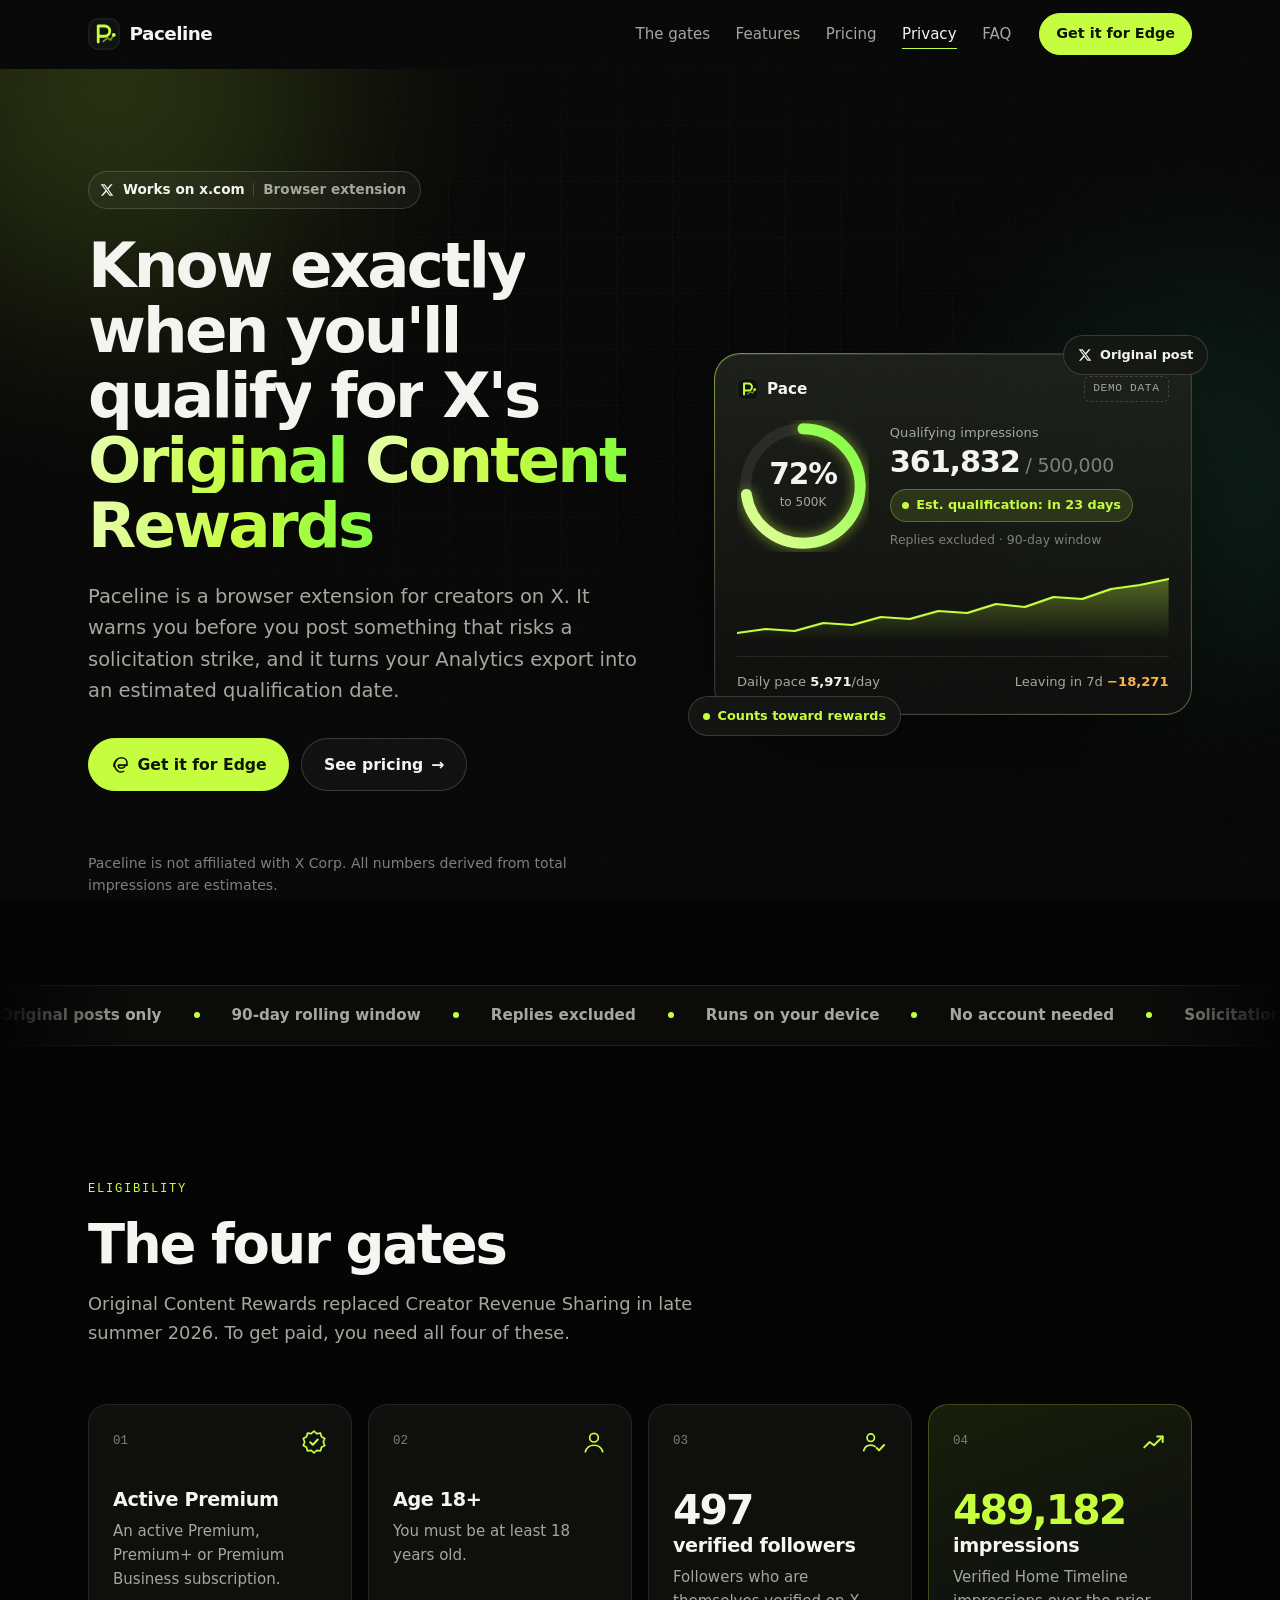
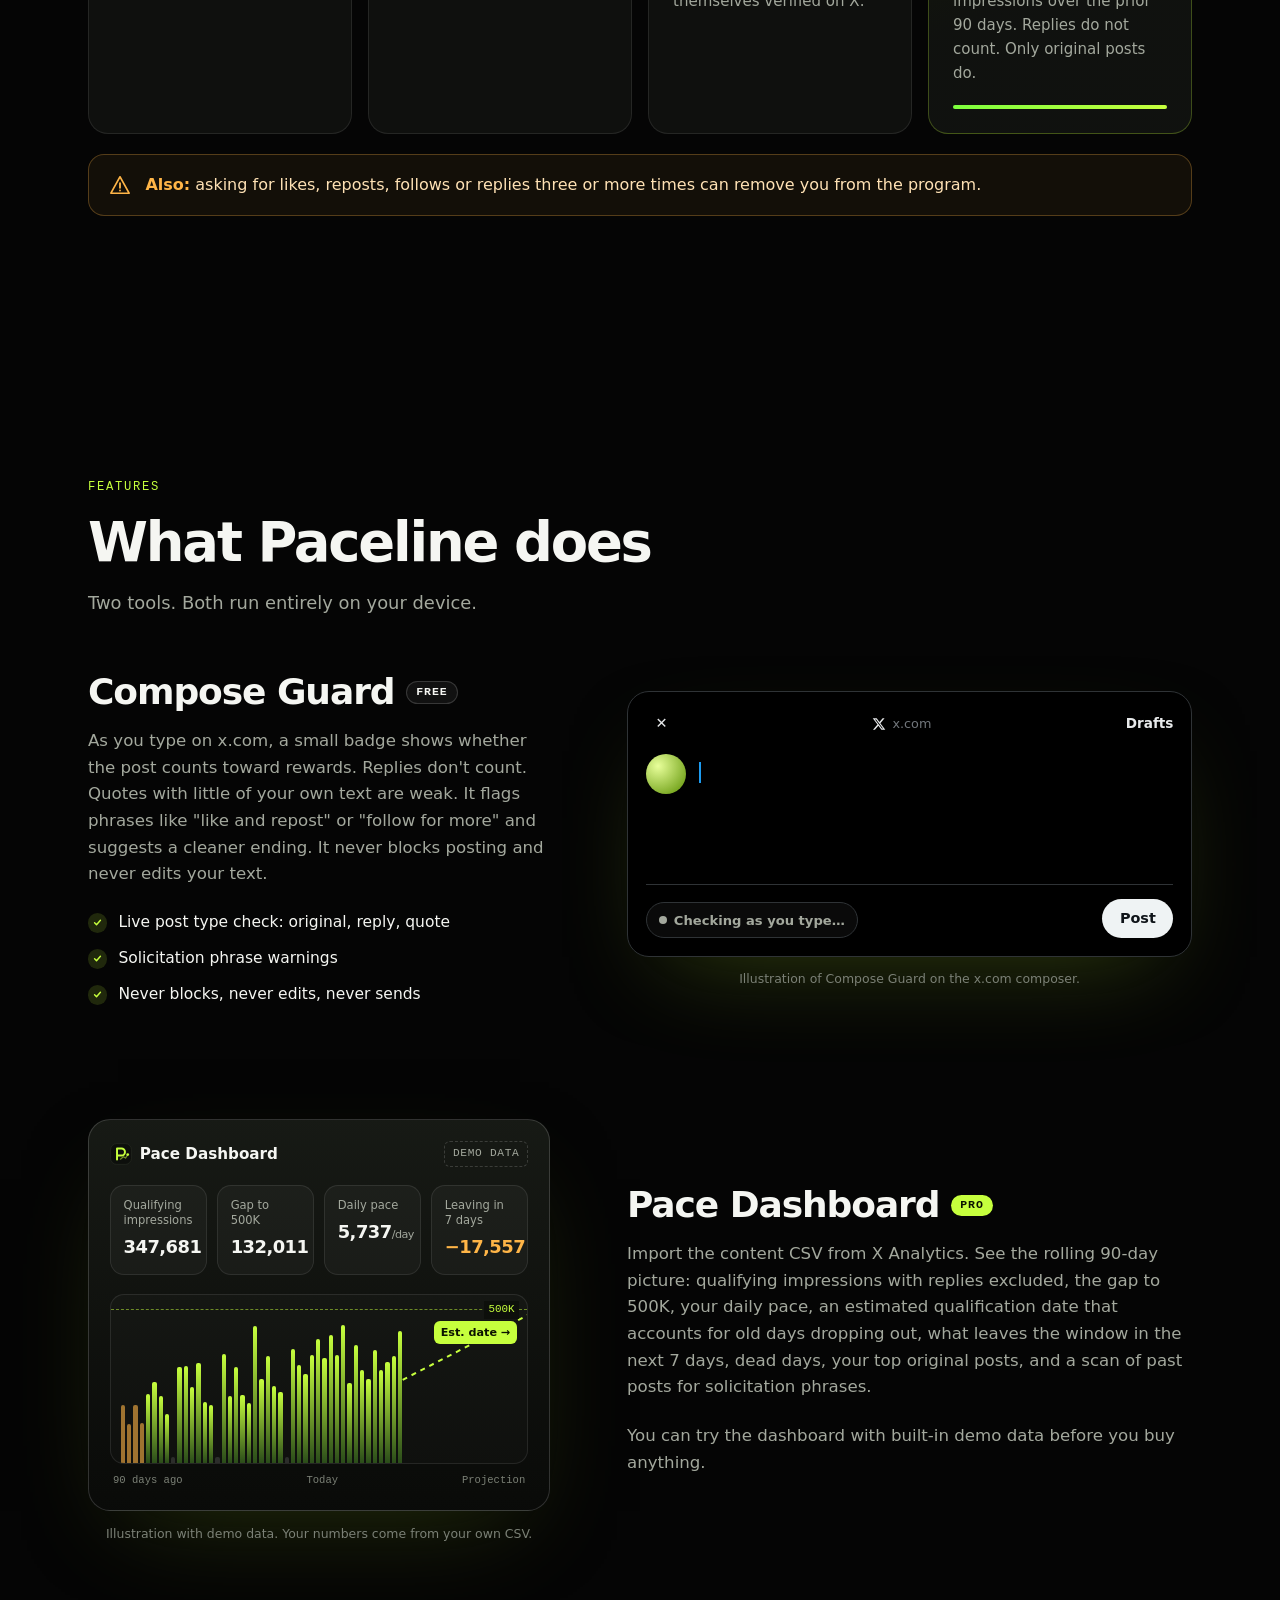
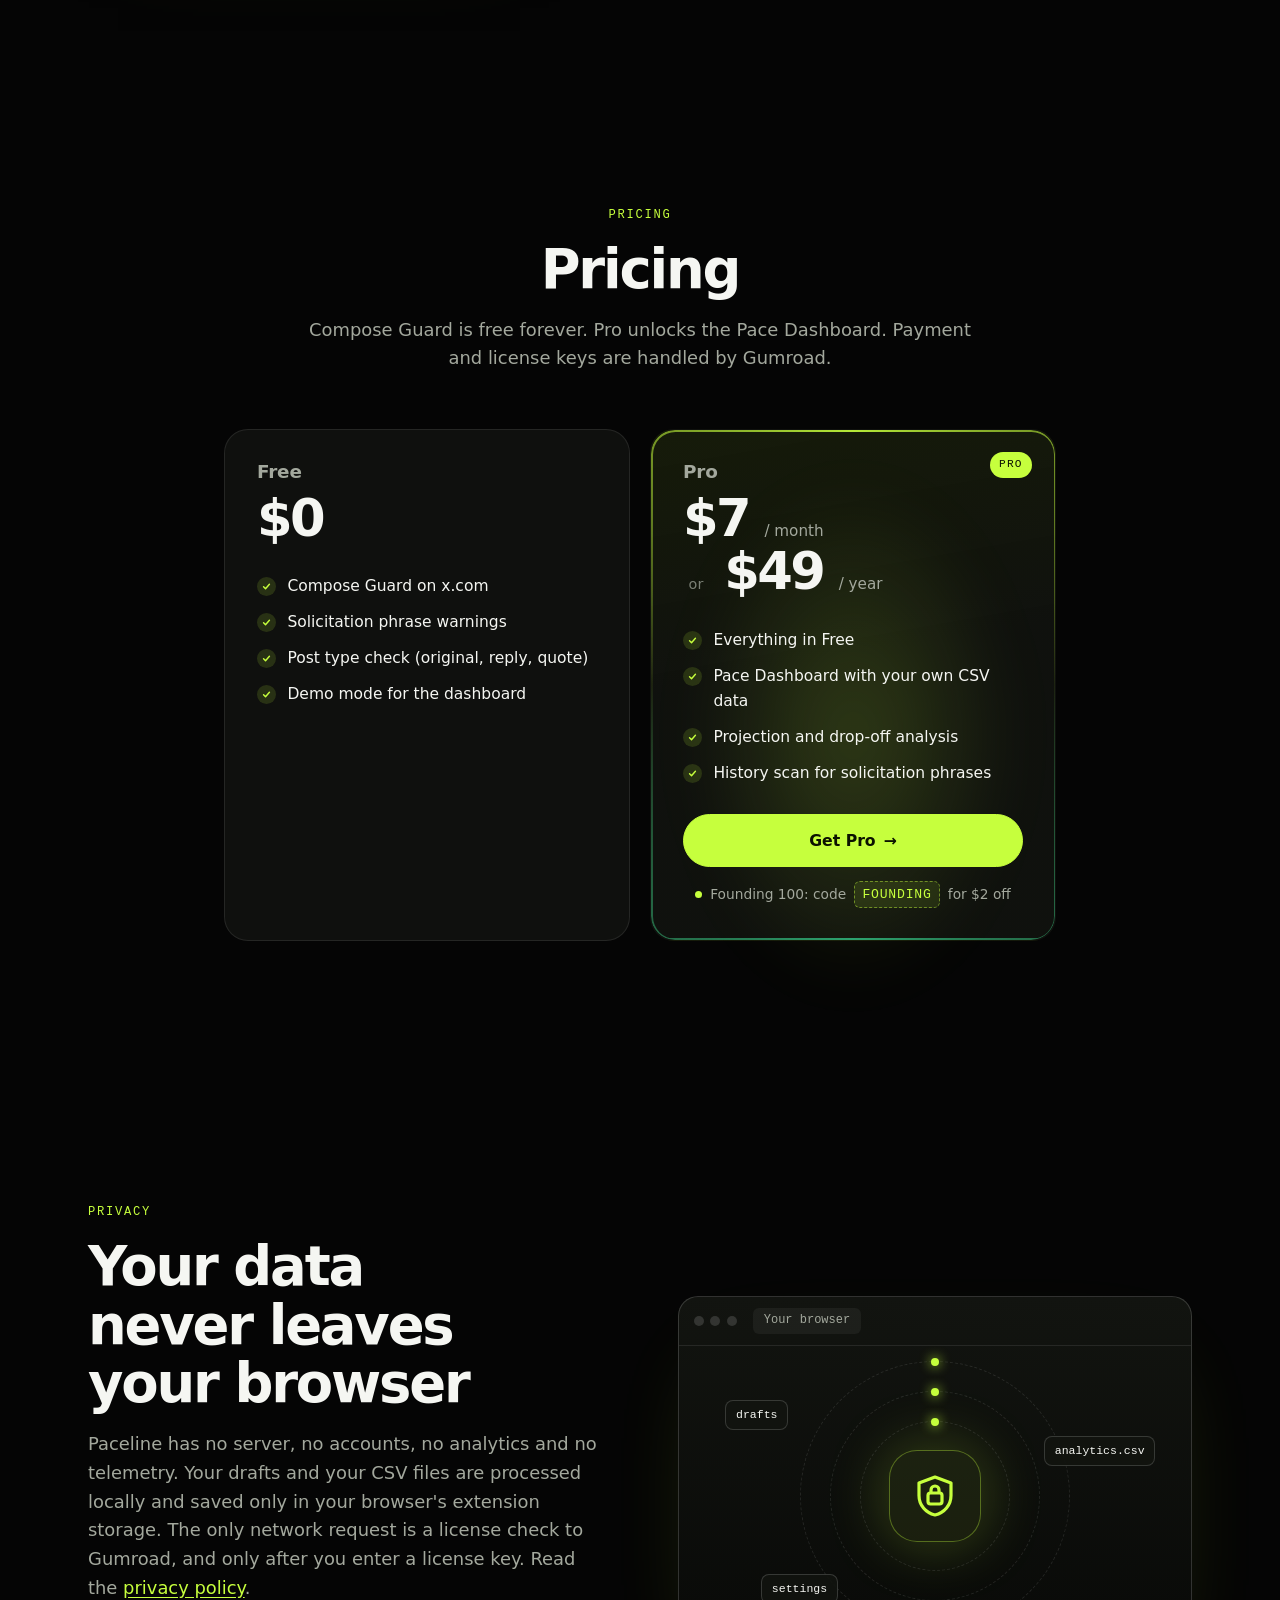
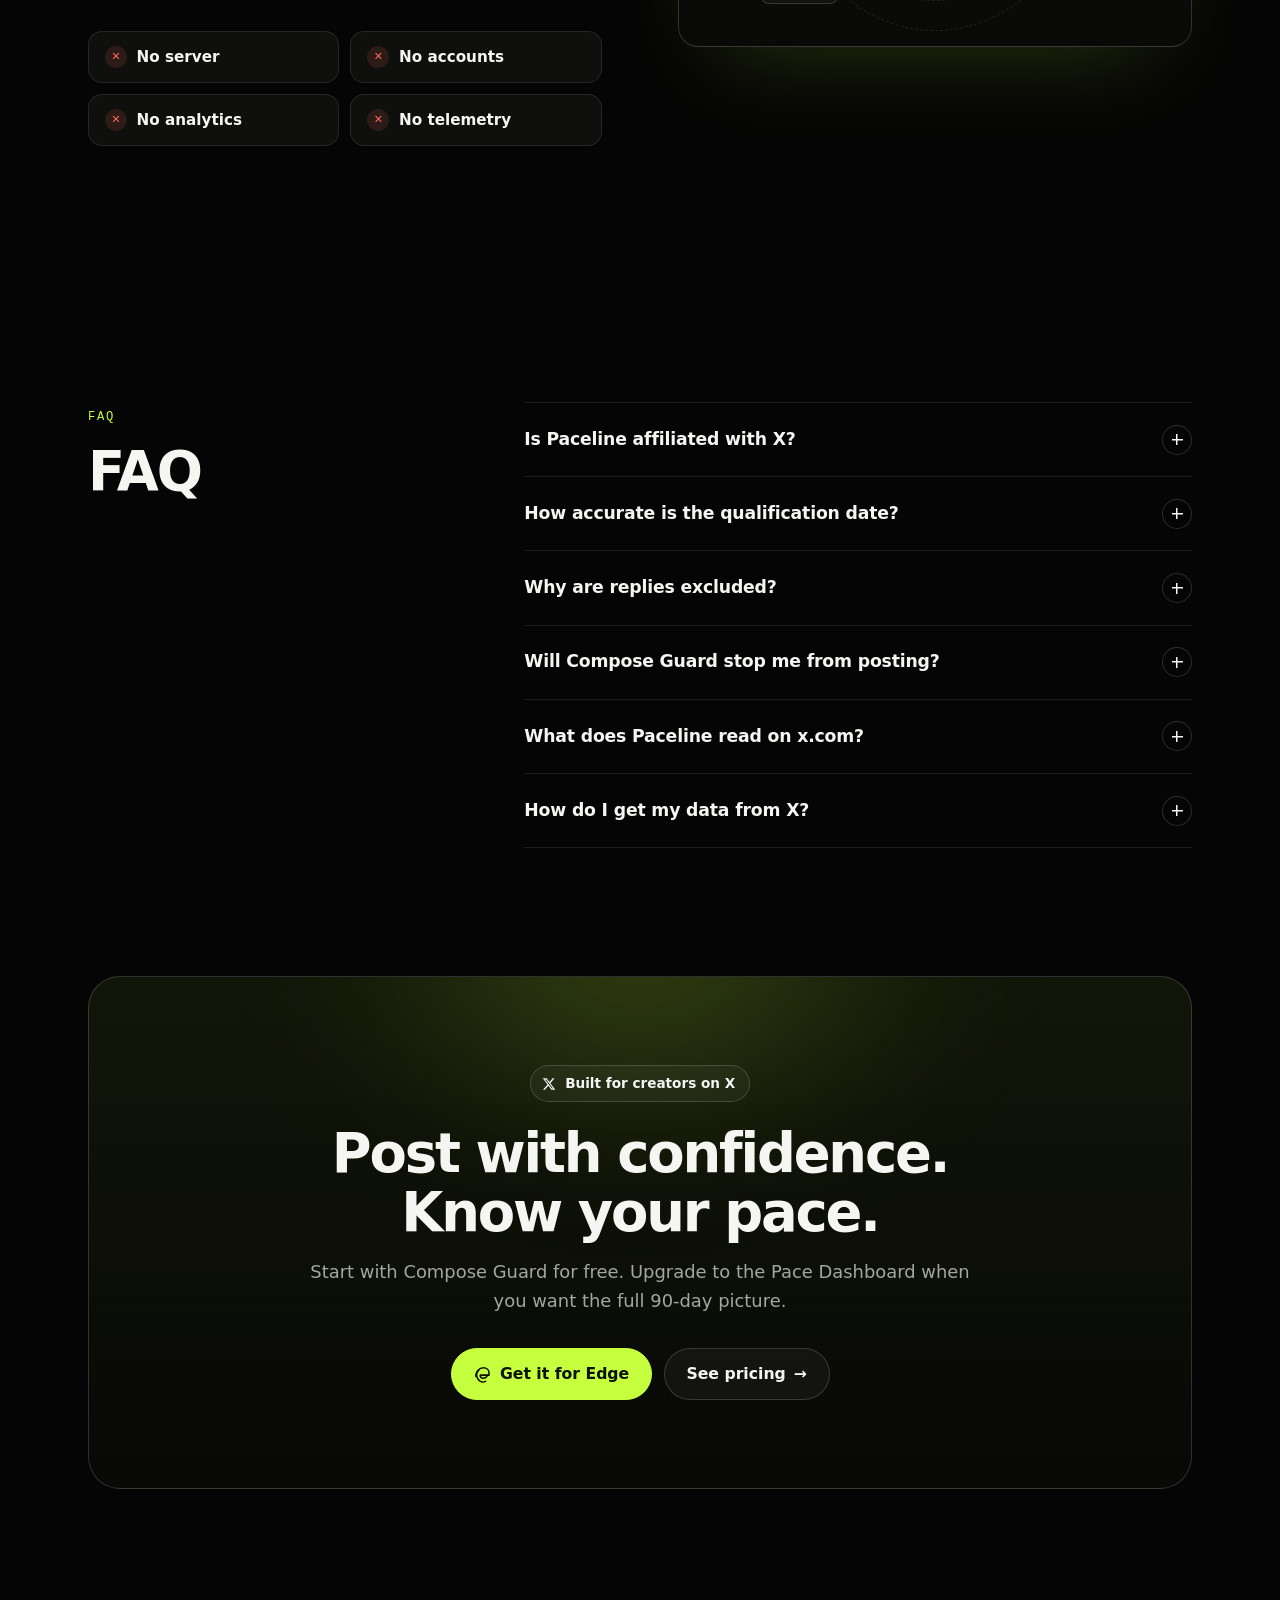
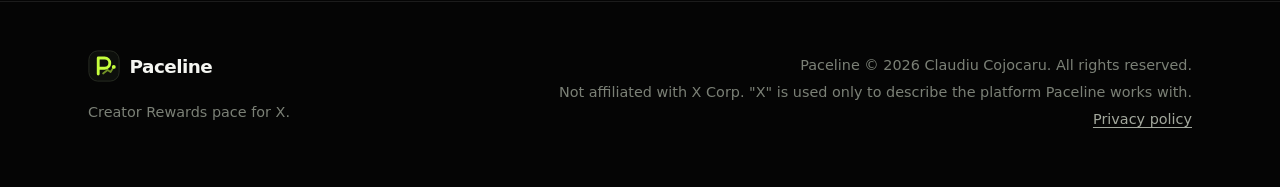
<file: index.html>
<!doctype html>
<html lang="en">
<head>
  <meta charset="utf-8">
  <meta name="viewport" content="width=device-width, initial-scale=1, viewport-fit=cover">
  <title>Paceline: Creator Rewards pace for X</title>
  <meta name="description" content="Paceline is a browser extension for creators on X. Check your posts against engagement-solicitation phrases and estimate when you will qualify for Original Content Rewards. Everything stays in your browser.">
  <meta name="theme-color" content="#050505">
  <meta property="og:type" content="website">
  <meta property="og:title" content="Paceline: Creator Rewards pace for X">
  <meta property="og:description" content="Know exactly when you'll qualify for X's Original Content Rewards. Compose Guard and Pace Dashboard, running entirely in your browser.">
  <link rel="icon" href="favicon.svg" type="image/svg+xml">
  <link rel="stylesheet" href="styles.css">
  <script>document.documentElement.classList.add('js')</script>
  <script src="app.js" defer></script>
</head>
<body>
<svg width="0" height="0" style="position:absolute" aria-hidden="true" focusable="false">
  <defs>
    <symbol id="pl-mark" viewBox="0 0 36 36">
      <rect x="1" y="1" width="34" height="34" rx="10" fill="#0d0f0c" stroke="#2a2f25"/>
      <path d="M11.5 27V9h7.25a5.75 5.75 0 0 1 0 11.5H11.5" fill="none" stroke="#c6ff3d" stroke-width="3.2" stroke-linecap="round" stroke-linejoin="round"/>
      <path d="M17 26.5l5-4 3.4 2.2L29 19" fill="none" stroke="#c6ff3d" stroke-opacity=".55" stroke-width="2" stroke-linecap="round" stroke-linejoin="round"/>
      <circle cx="29" cy="19" r="2.2" fill="#c6ff3d"/>
    </symbol>
    <symbol id="x-mark" viewBox="0 0 24 24"><path fill="currentColor" d="M18.244 2.25h3.308l-7.227 8.26 8.502 11.24H16.17l-5.214-6.817L4.99 21.75H1.68l7.73-8.835L1.254 2.25H8.08l4.713 6.231zm-1.161 17.52h1.833L7.084 4.126H5.117z"/></symbol>
  </defs>
</svg>

<a class="skip" href="#main">Skip to content</a>
<div class="progress" aria-hidden="true"><span></span></div>

<header class="site" id="top">
  <div class="wrap bar">
    <a class="brand" href="./" aria-label="Paceline home">
      <svg class="brand-mark" aria-hidden="true"><use href="#pl-mark"/></svg>
      <span>Paceline</span>
    </a>
    <nav class="nav" id="nav" aria-label="Main">
      <ul>
        <li><a href="#gates">The gates</a></li>
        <li><a href="#features">Features</a></li>
        <li><a href="#pricing">Pricing</a></li>
        <li><a href="#privacy">Privacy</a></li>
        <li><a href="#faq">FAQ</a></li>
      </ul>
      <a class="btn btn-sm nav-cta" href="https://microsoftedge.microsoft.com/addons/detail/ibaimbnomikehbdepoifhlimlaljpiee" target="_blank" rel="noopener">Get it for Edge</a>
    </nav>
    <button class="menu-btn" type="button" aria-expanded="false" aria-controls="nav" aria-label="Open menu">
      <span></span><span></span>
    </button>
  </div>
</header>

<main id="main">
  <!-- HERO -->
  <section class="hero" aria-labelledby="hero-h">
    <div class="glow g1" data-parallax="0.15" aria-hidden="true"></div>
    <div class="glow g2" data-parallax="-0.1" aria-hidden="true"></div>
    <div class="grid-bg" aria-hidden="true"></div>
    <div class="wrap hero-grid">
      <div class="hero-copy">
        <p class="pill" data-reveal>
          <svg class="x-ico" aria-hidden="true"><use href="#x-mark"/></svg>
          <span>Works on x.com</span><span class="pill-sep" aria-hidden="true"></span><span class="pill-muted">Browser extension</span>
        </p>
        <h1 id="hero-h" class="headline" data-split>Know exactly when you'll qualify for X's Original Content Rewards</h1>
        <p class="lead" data-reveal style="--d:.35s">Paceline is a browser extension for creators on X. It warns you before you post something that risks a solicitation strike, and it turns your Analytics export into an estimated qualification date.</p>
        <div class="cta-row" data-reveal style="--d:.45s">
          <a class="btn btn-shine magnetic" href="https://microsoftedge.microsoft.com/addons/detail/ibaimbnomikehbdepoifhlimlaljpiee" target="_blank" rel="noopener"><svg class="btn-ico" viewBox="0 0 24 24" fill="none" stroke="currentColor" stroke-width="2" stroke-linecap="round" stroke-linejoin="round" aria-hidden="true" focusable="false"><path d="M20.5 13H9.2c0 2.2 1.8 3.8 4 3.8 1.9 0 3.4-.8 4.6-2.1"/><path d="M3.6 14.5C3.6 8.6 8 3.5 13.2 3.5c4.4 0 7.3 3 7.3 6.8 0 1.7-.7 2.7-2.3 2.7H9.8"/><path d="M7.3 6.5C4.6 9 3.7 13.5 6.2 17.7c2.2 3.6 6.4 4.5 9.8 3.2"/></svg>Get it for Edge</a>
          <a class="btn btn-ghost magnetic" href="#pricing">See pricing <span aria-hidden="true">→</span></a>
        </div>
        <p class="cta-note" data-reveal style="--d:.5s">Free on Microsoft Edge. Chrome Web Store coming soon.</p>
        <p class="note" data-reveal style="--d:.55s">Paceline is not affiliated with X Corp. All numbers derived from total impressions are estimates.</p>
      </div>

      <div class="hero-visual" data-reveal style="--d:.3s">
        <div class="pace-card tilt">
          <div class="pc-head">
            <span class="pc-title"><svg class="mini-mark" aria-hidden="true"><use href="#pl-mark"/></svg> Pace</span>
            <span class="demo-tag">Demo data</span>
          </div>
          <div class="pc-body">
            <div class="ring-wrap">
              <svg class="ring" viewBox="0 0 120 120" aria-hidden="true">
                <defs>
                  <linearGradient id="ringGrad" x1="0" y1="0" x2="1" y2="1">
                    <stop offset="0" stop-color="#e8ff9a"/><stop offset="1" stop-color="#7dff3d"/>
                  </linearGradient>
                </defs>
                <circle class="ring-track" cx="60" cy="60" r="52"/>
                <circle class="ring-fill" id="heroRing" cx="60" cy="60" r="52" data-pct="72.5"/>
              </svg>
              <div class="ring-center">
                <strong><span data-count="72" data-suffix="%">72%</span></strong>
                <small>to 500K</small>
              </div>
            </div>
            <div class="pc-stats">
              <p class="pc-label">Qualifying impressions</p>
              <p class="pc-big"><span data-count="362400">362,400</span><span class="pc-of"> / 500,000</span></p>
              <p class="chip chip-accent"><span class="dot" aria-hidden="true"></span>Est. qualification: in 23 days</p>
              <p class="pc-sub">Replies excluded · 90-day window</p>
            </div>
          </div>
          <svg class="spark" viewBox="0 0 300 70" preserveAspectRatio="none" aria-hidden="true">
            <defs>
              <linearGradient id="sparkFill" x1="0" y1="0" x2="0" y2="1">
                <stop offset="0" stop-color="#c6ff3d" stop-opacity=".35"/><stop offset="1" stop-color="#c6ff3d" stop-opacity="0"/>
              </linearGradient>
            </defs>
            <path class="spark-area" d="M0 62 L20 58 L40 60 L60 52 L80 54 L100 46 L120 48 L140 40 L160 42 L180 33 L200 36 L220 26 L240 28 L260 18 L280 14 L300 8 L300 70 L0 70 Z"/>
            <path class="spark-line" pathLength="1" d="M0 62 L20 58 L40 60 L60 52 L80 54 L100 46 L120 48 L140 40 L160 42 L180 33 L200 36 L220 26 L240 28 L260 18 L280 14 L300 8"/>
          </svg>
          <div class="pc-foot">
            <span>Daily pace <b data-count="5980">5,980</b>/day</span>
            <span>Leaving in 7d <b class="neg">−<span data-count="18300">18,300</span></b></span>
          </div>
        </div>
        <div class="float-badge fb1" aria-hidden="true"><span class="dot ok"></span>Counts toward rewards</div>
        <div class="float-badge fb2" aria-hidden="true"><svg class="x-ico" aria-hidden="true"><use href="#x-mark"/></svg>Original post</div>
      </div>
    </div>
  </section>

  <div class="marquee" aria-hidden="true">
    <div class="marquee-track">
      <span>Original posts only</span><i></i><span>90-day rolling window</span><i></i><span>Replies excluded</span><i></i><span>Runs on your device</span><i></i><span>No account needed</span><i></i><span>Solicitation phrase checks</span><i></i>
      <span>Original posts only</span><i></i><span>90-day rolling window</span><i></i><span>Replies excluded</span><i></i><span>Runs on your device</span><i></i><span>No account needed</span><i></i><span>Solicitation phrase checks</span><i></i>
    </div>
  </div>

  <!-- GATES -->
  <section id="gates" class="section" aria-labelledby="gates-h">
    <div class="wrap">
      <div class="sec-head" data-reveal>
        <p class="eyebrow">Eligibility</p>
        <h2 id="gates-h">The four gates</h2>
        <p class="intro">Original Content Rewards replaced Creator Revenue Sharing in late summer 2026. To get paid, you need all four of these.</p>
      </div>
      <div class="gates">
        <article class="gate" data-reveal style="--d:0s">
          <div class="gate-top"><span class="gate-num">01</span>
            <svg class="gate-ico" viewBox="0 0 24 24" aria-hidden="true"><path d="M12 2l2.6 2.2 3.4-.4.9 3.3 3 1.7-1.3 3.2 1.3 3.2-3 1.7-.9 3.3-3.4-.4L12 22l-2.6-2.2-3.4.4-.9-3.3-3-1.7L3.4 12 2.1 8.8l3-1.7.9-3.3 3.4.4z" fill="none" stroke="currentColor" stroke-width="1.6" stroke-linejoin="round"/><path d="M8.5 12.2l2.4 2.3 4.6-4.8" fill="none" stroke="currentColor" stroke-width="1.8" stroke-linecap="round" stroke-linejoin="round"/></svg>
          </div>
          <h3>Active Premium</h3>
          <p>An active Premium, Premium+ or Premium Business subscription.</p>
        </article>
        <article class="gate" data-reveal style="--d:.08s">
          <div class="gate-top"><span class="gate-num">02</span>
            <svg class="gate-ico" viewBox="0 0 24 24" aria-hidden="true"><circle cx="12" cy="8" r="4" fill="none" stroke="currentColor" stroke-width="1.6"/><path d="M4 21c1.2-4 4.3-6 8-6s6.8 2 8 6" fill="none" stroke="currentColor" stroke-width="1.6" stroke-linecap="round"/></svg>
          </div>
          <h3>Age <span class="stat-inline"><span data-count="18">18</span>+</span></h3>
          <p>You must be at least 18 years old.</p>
        </article>
        <article class="gate" data-reveal style="--d:.16s">
          <div class="gate-top"><span class="gate-num">03</span>
            <svg class="gate-ico" viewBox="0 0 24 24" aria-hidden="true"><circle cx="9" cy="8" r="3.4" fill="none" stroke="currentColor" stroke-width="1.6"/><path d="M2.5 20c.9-3.4 3.4-5.2 6.5-5.2 1.6 0 3 .5 4.1 1.4" fill="none" stroke="currentColor" stroke-width="1.6" stroke-linecap="round"/><path d="M14.5 17.5l2.2 2.2 4.6-4.9" fill="none" stroke="currentColor" stroke-width="1.8" stroke-linecap="round" stroke-linejoin="round"/></svg>
          </div>
          <p class="gate-stat"><span data-count="500">500</span></p>
          <h3>verified followers</h3>
          <p>Followers who are themselves verified on X.</p>
        </article>
        <article class="gate gate-hero" data-reveal style="--d:.24s">
          <div class="gate-top"><span class="gate-num">04</span>
            <svg class="gate-ico" viewBox="0 0 24 24" aria-hidden="true"><path d="M3 17l5-5 4 3 8-8" fill="none" stroke="currentColor" stroke-width="1.8" stroke-linecap="round" stroke-linejoin="round"/><path d="M15 7h5v5" fill="none" stroke="currentColor" stroke-width="1.8" stroke-linecap="round" stroke-linejoin="round"/></svg>
          </div>
          <p class="gate-stat"><span data-count="500000">500,000</span></p>
          <h3>impressions</h3>
          <p>Verified Home Timeline impressions over the prior 90 days. Replies do not count. Only original posts do.</p>
          <div class="meter" aria-hidden="true"><span></span></div>
        </article>
      </div>
      <div class="callout" data-reveal>
        <svg viewBox="0 0 24 24" aria-hidden="true"><path d="M12 3l10 18H2z" fill="none" stroke="currentColor" stroke-width="1.7" stroke-linejoin="round"/><path d="M12 10v5M12 18v.01" stroke="currentColor" stroke-width="2" stroke-linecap="round"/></svg>
        <p><strong>Also:</strong> asking for likes, reposts, follows or replies three or more times can remove you from the program.</p>
      </div>
    </div>
  </section>

  <!-- FEATURES -->
  <section id="features" class="section" aria-labelledby="features-h">
    <div class="wrap">
      <div class="sec-head" data-reveal>
        <p class="eyebrow">Features</p>
        <h2 id="features-h">What Paceline does</h2>
        <p class="intro">Two tools. Both run entirely on your device.</p>
      </div>

      <div class="feature">
        <div class="feature-copy" data-reveal>
          <h3 class="feature-title">Compose Guard <span class="tag tag-free">Free</span></h3>
          <p>As you type on x.com, a small badge shows whether the post counts toward rewards. Replies don't count. Quotes with little of your own text are weak. It flags phrases like "like and repost" or "follow for more" and suggests a cleaner ending. It never blocks posting and never edits your text.</p>
          <ul class="ticks">
            <li>Live post type check: original, reply, quote</li>
            <li>Solicitation phrase warnings</li>
            <li>Never blocks, never edits, never sends</li>
          </ul>
        </div>
        <div class="feature-visual" data-reveal style="--d:.1s">
          <div class="composer" id="composer">
            <div class="cmp-head">
              <span class="cmp-close" aria-hidden="true">✕</span>
              <span class="cmp-site"><svg class="x-ico" aria-hidden="true"><use href="#x-mark"/></svg> x.com</span>
              <span class="cmp-drafts">Drafts</span>
            </div>
            <p class="cmp-replying" hidden>Replying to <span>@someone</span></p>
            <div class="cmp-row">
              <span class="avatar" aria-hidden="true"></span>
              <p class="cmp-text" aria-live="off"><span class="cmp-typed">Most creators ignore the 90-day window. Old days drop out every morning. Repost if you agree</span><span class="caret" aria-hidden="true"></span></p>
            </div>
            <div class="cmp-foot">
              <div class="guard" role="status" aria-live="polite">
                <span class="guard-badge bad"><span class="guard-ico" aria-hidden="true"></span><span class="guard-text">Solicitation phrase: "repost if you agree"</span></span>
                <span class="guard-tip" hidden></span>
              </div>
              <span class="cmp-post">Post</span>
            </div>
          </div>
          <p class="mock-caption">Illustration of Compose Guard on the x.com composer.</p>
        </div>
      </div>

      <div class="feature feature-rev">
        <div class="feature-copy" data-reveal>
          <h3 class="feature-title">Pace Dashboard <span class="tag tag-pro">Pro</span></h3>
          <p>Import the content CSV from X Analytics. See the rolling 90-day picture: qualifying impressions with replies excluded, the gap to 500K, your daily pace, an estimated qualification date that accounts for old days dropping out, what leaves the window in the next 7 days, dead days, your top original posts, and a scan of past posts for solicitation phrases.</p>
          <p class="note">You can try the dashboard with built-in demo data before you buy anything.</p>
        </div>
        <div class="feature-visual" data-reveal style="--d:.1s">
          <div class="dash" id="dash">
            <div class="dash-head">
              <span class="pc-title"><svg class="mini-mark" aria-hidden="true"><use href="#pl-mark"/></svg> Pace Dashboard</span>
              <span class="demo-tag">Demo data</span>
            </div>
            <div class="tiles">
              <div class="tile"><p>Qualifying impressions</p><b data-count="362400">362,400</b></div>
              <div class="tile"><p>Gap to 500K</p><b data-count="137600">137,600</b></div>
              <div class="tile"><p>Daily pace</p><b><span data-count="5980">5,980</span><small>/day</small></b></div>
              <div class="tile"><p>Leaving in 7 days</p><b class="neg">−<span data-count="18300">18,300</span></b></div>
            </div>
            <div class="chart">
              <div class="chart-target"><span>500K</span></div>
              <div class="bars" id="bars" aria-hidden="true"></div>
              <svg class="proj" viewBox="0 0 100 100" preserveAspectRatio="none" aria-hidden="true"><path d="M70 46 L100 4"/></svg>
              <span class="est-marker">Est. date →</span>
            </div>
            <div class="chart-axis"><span>90 days ago</span><span>Today</span><span>Projection</span></div>
          </div>
          <p class="mock-caption">Illustration with demo data. Your numbers come from your own CSV.</p>
        </div>
      </div>
    </div>
  </section>

  <!-- PRICING -->
  <section id="pricing" class="section" aria-labelledby="pricing-h">
    <div class="wrap">
      <div class="sec-head center" data-reveal>
        <p class="eyebrow">Pricing</p>
        <h2 id="pricing-h">Pricing</h2>
        <p class="intro">Compose Guard is free forever. Pro unlocks the Pace Dashboard. Payment and license keys are handled by Gumroad.</p>
      </div>
      <div class="plans">
        <article class="plan tilt" data-reveal>
          <h3>Free</h3>
          <p class="price">$0</p>
          <ul class="ticks"><li>Compose Guard on x.com</li><li>Solicitation phrase warnings</li><li>Post type check (original, reply, quote)</li><li>Demo mode for the dashboard</li></ul>
        </article>
        <article class="plan plan-pro tilt" data-reveal style="--d:.1s">
          <span class="plan-badge">Pro</span>
          <h3>Pro</h3>
          <p class="price"><span class="pg">$7 <small>/ month</small></span> <span class="pg"><span class="price-or">or</span> $49 <small>/ year</small></span></p>
          <ul class="ticks"><li>Everything in Free</li><li>Pace Dashboard with your own CSV data</li><li>Projection and drop-off analysis</li><li>History scan for solicitation phrases</li></ul>
          <a class="btn btn-shine btn-block magnetic" href="https://kodji6.gumroad.com/l/anfvdb" id="buy" target="_blank" rel="noopener">Get Pro <span aria-hidden="true">→</span></a>
          <p class="founding"><span class="dot" aria-hidden="true"></span>Founding 100: code <code>FOUNDING</code> for $2 off</p>
        </article>
      </div>
    </div>
  </section>

  <!-- PRIVACY -->
  <section id="privacy" class="section" aria-labelledby="privacy-h">
    <div class="wrap privacy-grid">
      <div class="privacy-copy" data-reveal>
        <p class="eyebrow">Privacy</p>
        <h2 id="privacy-h">Your data never leaves your browser</h2>
        <p class="intro">Paceline has no server, no accounts, no analytics and no telemetry. Your drafts and your CSV files are processed locally and saved only in your browser's extension storage. The only network request is a license check to Gumroad, and only after you enter a license key. Read the <a href="privacy.html">privacy policy</a>.</p>
        <ul class="nolist">
          <li><span aria-hidden="true">✕</span> No server</li>
          <li><span aria-hidden="true">✕</span> No accounts</li>
          <li><span aria-hidden="true">✕</span> No analytics</li>
          <li><span aria-hidden="true">✕</span> No telemetry</li>
        </ul>
      </div>
      <div class="privacy-visual" data-reveal style="--d:.1s" aria-hidden="true">
        <div class="browser">
          <div class="browser-bar"><i></i><i></i><i></i><span>Your browser</span></div>
          <div class="browser-body">
            <div class="orbit o1"><b></b></div>
            <div class="orbit o2"><b></b></div>
            <div class="orbit o3"><b></b></div>
            <div class="shield">
              <svg viewBox="0 0 24 24"><path d="M12 2.5l8 3v6.2c0 4.8-3.3 8.6-8 9.8-4.7-1.2-8-5-8-9.8V5.5z" fill="none" stroke="currentColor" stroke-width="1.6" stroke-linejoin="round"/><rect x="8.5" y="10.5" width="7" height="5.5" rx="1.2" fill="none" stroke="currentColor" stroke-width="1.6"/><path d="M10 10.5V9a2 2 0 0 1 4 0v1.5" fill="none" stroke="currentColor" stroke-width="1.6"/></svg>
            </div>
            <span class="file f1">drafts</span>
            <span class="file f2">analytics.csv</span>
            <span class="file f3">settings</span>
          </div>
        </div>
      </div>
    </div>
  </section>

  <!-- FAQ -->
  <section id="faq" class="section" aria-labelledby="faq-h">
    <div class="wrap faq-wrap">
      <div class="sec-head" data-reveal>
        <p class="eyebrow">FAQ</p>
        <h2 id="faq-h">FAQ</h2>
      </div>
      <div class="faq" data-reveal>
        <details><summary>Is Paceline affiliated with X?</summary><div class="ans"><p>No. Paceline is an independent tool and is not affiliated with, endorsed by or sponsored by X Corp. Program rules come from public reporting and can change.</p></div></details>
        <details><summary>How accurate is the qualification date?</summary><div class="ans"><p>It is an estimate. X does not publish your verified Home Timeline impressions in the Analytics export. Paceline works from total impressions, and you can add a calibration from X's monetization page to scale the numbers. Treat the result as a pace check, not a promise.</p></div></details>
        <details><summary>Why are replies excluded?</summary><div class="ans"><p>Under the program rules as reported, only original posts count toward the 500,000 impressions. Paceline separates replies from original posts so you can see the number that matters.</p></div></details>
        <details><summary>Will Compose Guard stop me from posting?</summary><div class="ans"><p>No. It only shows a badge. It does not block, change or send your text anywhere.</p></div></details>
        <details><summary>What does Paceline read on x.com?</summary><div class="ans"><p>Only the text of the post you are composing, and only inside your browser to show the badge. Nothing is stored or sent.</p></div></details>
        <details><summary>How do I get my data from X?</summary><div class="ans"><p>Open X Analytics, export the content CSV, then drop the file into the Paceline dashboard. The column names in X's export can vary, so Paceline matches several common names and tells you if something is missing.</p></div></details>
      </div>
    </div>
  </section>

  <!-- CTA -->
  <section class="cta-band" aria-labelledby="cta-h">
    <div class="wrap">
      <div class="cta-inner" data-reveal>
        <div class="glow g3" aria-hidden="true"></div>
        <p class="pill"><svg class="x-ico" aria-hidden="true"><use href="#x-mark"/></svg><span>Built for creators on X</span></p>
        <h2 id="cta-h">Post with confidence. Know your pace.</h2>
        <p class="intro">Start with Compose Guard for free. Upgrade to the Pace Dashboard when you want the full 90-day picture.</p>
        <div class="cta-row center">
          <a class="btn btn-shine magnetic" href="https://microsoftedge.microsoft.com/addons/detail/ibaimbnomikehbdepoifhlimlaljpiee" target="_blank" rel="noopener"><svg class="btn-ico" viewBox="0 0 24 24" fill="none" stroke="currentColor" stroke-width="2" stroke-linecap="round" stroke-linejoin="round" aria-hidden="true" focusable="false"><path d="M20.5 13H9.2c0 2.2 1.8 3.8 4 3.8 1.9 0 3.4-.8 4.6-2.1"/><path d="M3.6 14.5C3.6 8.6 8 3.5 13.2 3.5c4.4 0 7.3 3 7.3 6.8 0 1.7-.7 2.7-2.3 2.7H9.8"/><path d="M7.3 6.5C4.6 9 3.7 13.5 6.2 17.7c2.2 3.6 6.4 4.5 9.8 3.2"/></svg>Get it for Edge</a>
          <a class="btn btn-ghost magnetic" href="#pricing">See pricing <span aria-hidden="true">→</span></a>
        </div>
      </div>
    </div>
  </section>
</main>

<footer class="site-foot">
  <div class="wrap foot-grid">
    <div>
      <a class="brand" href="./" aria-label="Paceline home"><svg class="brand-mark" aria-hidden="true"><use href="#pl-mark"/></svg><span>Paceline</span></a>
      <p class="foot-tag">Creator Rewards pace for X.</p>
    </div>
    <div class="foot-legal">
      <p>Paceline &copy; 2026 Claudiu Cojocaru. All rights reserved.</p>
      <p>Not affiliated with X Corp. "X" is used only to describe the platform Paceline works with.</p>
      <p><a href="privacy.html">Privacy policy</a></p>
    </div>
  </div>
</footer>
</body>
</html>
</file>
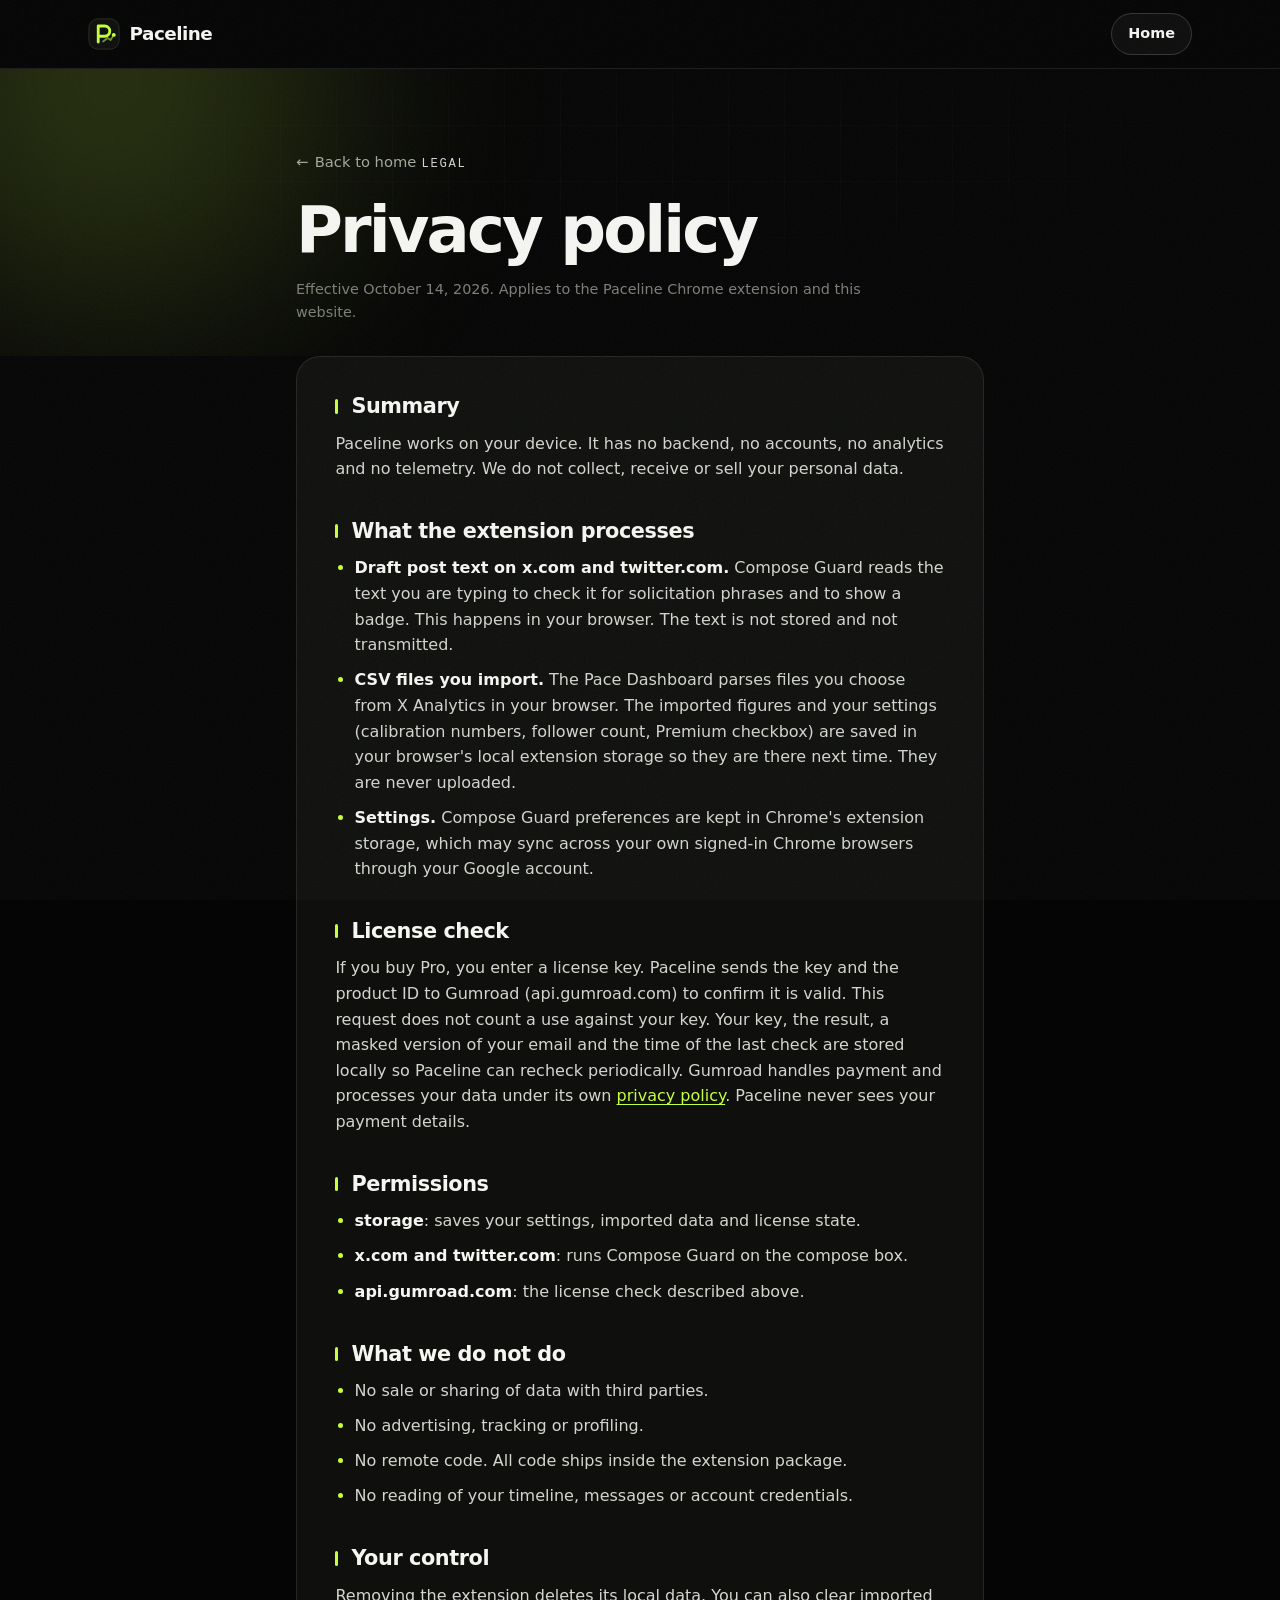
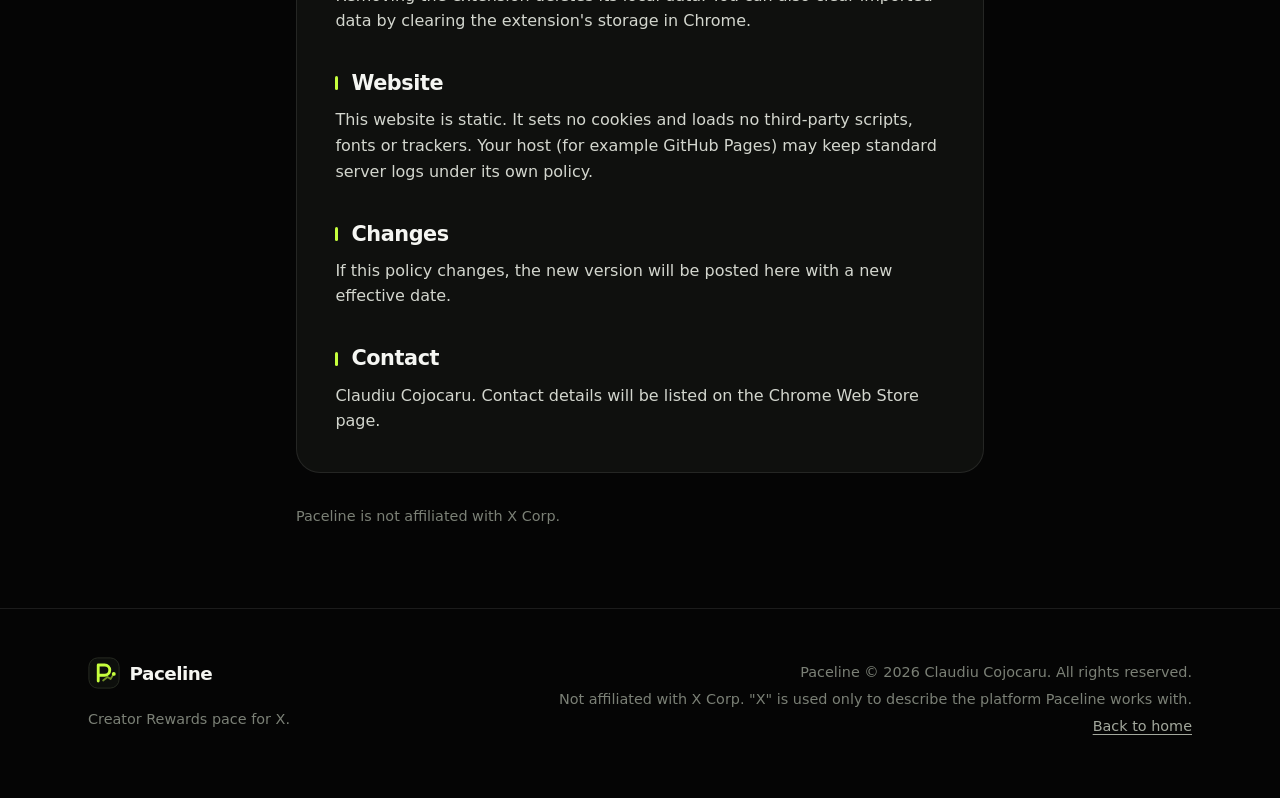
<file: privacy.html>
<!doctype html>
<html lang="en">
<head>
  <meta charset="utf-8">
  <meta name="viewport" content="width=device-width, initial-scale=1, viewport-fit=cover">
  <title>Privacy policy | Paceline</title>
  <meta name="description" content="Privacy policy for the Paceline Chrome extension.">
  <meta name="theme-color" content="#050505">
  <meta property="og:title" content="Privacy policy | Paceline">
  <meta property="og:description" content="Paceline works on your device. No backend, no accounts, no analytics, no telemetry.">
  <link rel="icon" href="favicon.svg" type="image/svg+xml">
  <link rel="stylesheet" href="styles.css">
</head>
<body>
<svg width="0" height="0" style="position:absolute" aria-hidden="true" focusable="false">
  <defs>
    <symbol id="pl-mark" viewBox="0 0 36 36">
      <rect x="1" y="1" width="34" height="34" rx="10" fill="#0d0f0c" stroke="#2a2f25"/>
      <path d="M11.5 27V9h7.25a5.75 5.75 0 0 1 0 11.5H11.5" fill="none" stroke="#c6ff3d" stroke-width="3.2" stroke-linecap="round" stroke-linejoin="round"/>
      <path d="M17 26.5l5-4 3.4 2.2L29 19" fill="none" stroke="#c6ff3d" stroke-opacity=".55" stroke-width="2" stroke-linecap="round" stroke-linejoin="round"/>
      <circle cx="29" cy="19" r="2.2" fill="#c6ff3d"/>
    </symbol>
  </defs>
</svg>
<a class="skip" href="#main">Skip to content</a>
<header class="site scrolled">
  <div class="wrap bar">
    <a class="brand" href="./" aria-label="Paceline home"><svg class="brand-mark" aria-hidden="true"><use href="#pl-mark"/></svg><span>Paceline</span></a>
    <a class="btn btn-sm btn-ghost" href="./">Home</a>
  </div>
</header>
<main id="main">
  <div class="doc-hero">
    <div class="glow g1" aria-hidden="true"></div>
    <div class="grid-bg" aria-hidden="true"></div>
    <div class="wrap doc" style="padding-bottom:0;position:relative">
      <a class="back" href="./"><span aria-hidden="true">←</span> Back to home</a>
      <p class="eyebrow">Legal</p>
      <h1>Privacy policy</h1>
      <p class="meta" style="margin-top:0">Effective October 14, 2026. Applies to the Paceline Chrome extension and this website.</p>
    </div>
  </div>

  <div class="wrap doc">
    <div class="doc-card">
      <h2>Summary</h2>
      <p>Paceline works on your device. It has no backend, no accounts, no analytics and no telemetry. We do not collect, receive or sell your personal data.</p>

      <h2>What the extension processes</h2>
      <ul>
        <li><strong>Draft post text on x.com and twitter.com.</strong> Compose Guard reads the text you are typing to check it for solicitation phrases and to show a badge. This happens in your browser. The text is not stored and not transmitted.</li>
        <li><strong>CSV files you import.</strong> The Pace Dashboard parses files you choose from X Analytics in your browser. The imported figures and your settings (calibration numbers, follower count, Premium checkbox) are saved in your browser's local extension storage so they are there next time. They are never uploaded.</li>
        <li><strong>Settings.</strong> Compose Guard preferences are kept in Chrome's extension storage, which may sync across your own signed-in Chrome browsers through your Google account.</li>
      </ul>

      <h2>License check</h2>
      <p>If you buy Pro, you enter a license key. Paceline sends the key and the product ID to Gumroad (api.gumroad.com) to confirm it is valid. This request does not count a use against your key. Your key, the result, a masked version of your email and the time of the last check are stored locally so Paceline can recheck periodically. Gumroad handles payment and processes your data under its own <a href="https://gumroad.com/privacy">privacy policy</a>. Paceline never sees your payment details.</p>

      <h2>Permissions</h2>
      <ul>
        <li><strong>storage</strong>: saves your settings, imported data and license state.</li>
        <li><strong>x.com and twitter.com</strong>: runs Compose Guard on the compose box.</li>
        <li><strong>api.gumroad.com</strong>: the license check described above.</li>
      </ul>

      <h2>What we do not do</h2>
      <ul>
        <li>No sale or sharing of data with third parties.</li>
        <li>No advertising, tracking or profiling.</li>
        <li>No remote code. All code ships inside the extension package.</li>
        <li>No reading of your timeline, messages or account credentials.</li>
      </ul>

      <h2>Your control</h2>
      <p>Removing the extension deletes its local data. You can also clear imported data by clearing the extension's storage in Chrome.</p>

      <h2>Website</h2>
      <p>This website is static. It sets no cookies and loads no third-party scripts, fonts or trackers. Your host (for example GitHub Pages) may keep standard server logs under its own policy.</p>

      <h2>Changes</h2>
      <p>If this policy changes, the new version will be posted here with a new effective date.</p>

      <h2>Contact</h2>
      <p>Claudiu Cojocaru. Contact details will be listed on the Chrome Web Store page.</p>
    </div>
    <p class="meta">Paceline is not affiliated with X Corp.</p>
  </div>
</main>
<footer class="site-foot">
  <div class="wrap foot-grid">
    <div>
      <a class="brand" href="./" aria-label="Paceline home"><svg class="brand-mark" aria-hidden="true"><use href="#pl-mark"/></svg><span>Paceline</span></a>
      <p class="foot-tag">Creator Rewards pace for X.</p>
    </div>
    <div class="foot-legal">
      <p>Paceline &copy; 2026 Claudiu Cojocaru. All rights reserved.</p>
      <p>Not affiliated with X Corp. "X" is used only to describe the platform Paceline works with.</p>
      <p><a href="./">Back to home</a></p>
    </div>
  </div>
</footer>
</body>
</html>
</file>
<file: styles.css>
/* Paceline — site styles. No external fonts or assets. */
:root {
  --bg: #050505;
  --bg-2: #0b0c0a;
  --card: rgba(20, 22, 19, .72);
  --card-solid: #121410;
  --line: rgba(255, 255, 255, .09);
  --line-2: rgba(255, 255, 255, .16);
  --fg: #f5f6f2;
  --muted: #a3a89d;
  --dim: #7b8076;
  --accent: #c6ff3d;
  --accent-2: #7dff3d;
  --accent-ink: #0b1200;
  --warn: #ffb547;
  --bad: #ff6b5e;
  --ok: #c6ff3d;
  --max: 72rem;
  --radius: 20px;
  --ease: cubic-bezier(.16, 1, .3, 1);
  --font: Inter, ui-sans-serif, system-ui, -apple-system, "Segoe UI", Roboto, "Helvetica Neue", Arial, sans-serif;
  --mono: ui-monospace, SFMono-Regular, Menlo, Consolas, monospace;
}
*, *::before, *::after { box-sizing: border-box; }
html { scroll-behavior: smooth; -webkit-text-size-adjust: 100%; scroll-padding-top: 80px; }
body {
  margin: 0; background: var(--bg); color: var(--fg);
  font: 400 1rem/1.6 var(--font);
  -webkit-font-smoothing: antialiased; text-rendering: optimizeLegibility;
  overflow-x: clip;
}
body::before { /* film grain */
  content: ""; position: fixed; inset: 0; pointer-events: none; z-index: 100; opacity: .05;
  background-image: url("data:image/svg+xml,%3Csvg xmlns='http://www.w3.org/2000/svg' width='160' height='160'%3E%3Cfilter id='n'%3E%3CfeTurbulence type='fractalNoise' baseFrequency='.9' numOctaves='2' stitchTiles='stitch'/%3E%3C/filter%3E%3Crect width='100%25' height='100%25' filter='url(%23n)'/%3E%3C/svg%3E");
}
img, svg { display: block; max-width: 100%; }
a { color: var(--accent); text-underline-offset: 3px; }
a:hover { text-decoration-thickness: 2px; }
:focus-visible { outline: 2px solid var(--accent); outline-offset: 3px; border-radius: 6px; }
::selection { background: var(--accent); color: var(--accent-ink); }
.skip { position: absolute; left: -999px; top: 8px; background: var(--accent); color: var(--accent-ink); padding: .6rem 1rem; z-index: 200; border-radius: 10px; font-weight: 700; }
.skip:focus { left: 8px; }
.wrap { max-width: var(--max); margin: 0 auto; padding: 0 1.5rem; }
h1, h2, h3 { letter-spacing: -.03em; line-height: 1.08; margin: 0; }
p { margin: 0; }

/* progress bar */
.progress { position: fixed; top: 0; left: 0; right: 0; height: 2px; z-index: 60; pointer-events: none; }
.progress span { display: block; height: 100%; width: 100%; transform-origin: 0 50%; transform: scaleX(var(--p, 0)); background: linear-gradient(90deg, var(--accent-2), var(--accent)); box-shadow: 0 0 12px var(--accent); }

/* header */
header.site { position: sticky; top: 0; z-index: 50; transition: background .4s var(--ease), border-color .4s, backdrop-filter .4s; border-bottom: 1px solid transparent; }
header.site::before { content: ""; position: absolute; inset: 0; z-index: -1; background: rgba(5, 5, 5, .72); -webkit-backdrop-filter: saturate(160%) blur(16px); backdrop-filter: saturate(160%) blur(16px); opacity: 0; transition: opacity .4s var(--ease); pointer-events: none; }
header.site.scrolled { border-bottom-color: var(--line); }
header.site.scrolled::before { opacity: 1; }
/* backdrop-filter lives on ::before so the fixed mobile menu is not trapped inside the header box */
.bar { display: flex; align-items: center; justify-content: space-between; gap: 1rem; height: 68px; }
.brand { display: inline-flex; align-items: center; gap: .6rem; color: var(--fg); text-decoration: none; font-weight: 750; font-size: 1.15rem; letter-spacing: -.03em; }
.brand-mark { width: 32px; height: 32px; transition: transform .5s var(--ease); }
.brand:hover .brand-mark { transform: rotate(-8deg) scale(1.06); }
.nav { display: flex; align-items: center; gap: 1.75rem; }
.nav ul { display: flex; gap: 1.6rem; list-style: none; margin: 0; padding: 0; }
.nav ul a { position: relative; color: var(--muted); text-decoration: none; font-size: .94rem; font-weight: 500; transition: color .2s; }
.nav ul a::after { content: ""; position: absolute; left: 0; right: 0; bottom: -6px; height: 1.5px; background: var(--accent); transform: scaleX(0); transform-origin: left; transition: transform .35s var(--ease); }
.nav ul a:hover, .nav ul a.active { color: var(--fg); }
.nav ul a:hover::after, .nav ul a.active::after { transform: scaleX(1); }
.menu-btn { display: none; width: 44px; height: 44px; border-radius: 12px; border: 1px solid var(--line-2); background: rgba(255,255,255,.03); cursor: pointer; position: relative; }
.menu-btn span { position: absolute; left: 12px; right: 12px; height: 2px; background: var(--fg); border-radius: 2px; transition: transform .35s var(--ease), top .35s var(--ease); }
.menu-btn span:nth-child(1) { top: 17px; }
.menu-btn span:nth-child(2) { top: 25px; }
.menu-btn[aria-expanded="true"] span:nth-child(1) { top: 21px; transform: rotate(45deg); }
.menu-btn[aria-expanded="true"] span:nth-child(2) { top: 21px; transform: rotate(-45deg); }

/* buttons */
.btn {
  --mx: 0px; --my: 0px;
  position: relative; display: inline-flex; align-items: center; justify-content: center; gap: .5rem;
  min-height: 48px; padding: .8rem 1.35rem; border-radius: 999px; font-weight: 650; font-size: .98rem;
  background: var(--accent); color: var(--accent-ink); text-decoration: none; border: 1px solid var(--accent);
  overflow: hidden; isolation: isolate; transform: translate(var(--mx), var(--my));
  transition: transform .35s var(--ease), box-shadow .35s var(--ease), background .25s, color .25s;
  box-shadow: 0 0 0 0 rgba(198, 255, 61, 0);
}
.btn:hover { box-shadow: 0 10px 40px -8px rgba(198, 255, 61, .55); text-decoration: none; }
.btn:active { transform: translate(var(--mx), var(--my)) scale(.97); }
.btn span[aria-hidden] { transition: transform .35s var(--ease); }
.btn:hover span[aria-hidden] { transform: translateX(4px); }
.btn-shine::before { content: ""; position: absolute; inset: 0; z-index: -1; background: linear-gradient(110deg, transparent 30%, rgba(255,255,255,.65) 50%, transparent 70%); transform: translateX(-120%); transition: transform .9s var(--ease); }
.btn-shine:hover::before { transform: translateX(120%); }
.btn-ghost { background: rgba(255,255,255,.04); color: var(--fg); border-color: var(--line-2); }
.btn-ghost:hover { background: rgba(255,255,255,.09); box-shadow: none; border-color: rgba(255,255,255,.3); }
.btn-sm { min-height: 40px; padding: .5rem 1rem; font-size: .9rem; }
.btn-block { width: 100%; }

/* hero */
.hero { position: relative; padding: clamp(3rem, 8vw, 6.5rem) 0 clamp(3rem, 7vw, 5.5rem); overflow: hidden; }
.glow { position: absolute; border-radius: 50%; filter: blur(80px); pointer-events: none; will-change: transform; }
.g1 { width: 46rem; height: 46rem; left: -16rem; top: -22rem; background: radial-gradient(circle, rgba(198,255,61,.22), transparent 65%); }
.g2 { width: 38rem; height: 38rem; right: -14rem; top: 6rem; background: radial-gradient(circle, rgba(61,255,176,.13), transparent 65%); }
.grid-bg { position: absolute; inset: 0; pointer-events: none; opacity: .5;
  background-image: linear-gradient(rgba(255,255,255,.045) 1px, transparent 1px), linear-gradient(90deg, rgba(255,255,255,.045) 1px, transparent 1px);
  background-size: 56px 56px;
  -webkit-mask-image: radial-gradient(ellipse 70% 60% at 50% 30%, #000 30%, transparent 75%); mask-image: radial-gradient(ellipse 70% 60% at 50% 30%, #000 30%, transparent 75%); }
.hero-grid { position: relative; display: grid; grid-template-columns: 1.08fr .92fr; gap: clamp(2rem, 5vw, 4.5rem); align-items: center; }
.pill { display: inline-flex; align-items: center; gap: .55rem; padding: .42rem .85rem .42rem .7rem; border-radius: 999px; border: 1px solid var(--line-2); background: rgba(255,255,255,.04); font-size: .85rem; font-weight: 550; color: var(--fg); margin-bottom: 1.5rem; }
.x-ico { width: 14px; height: 14px; flex: none; color: var(--fg); }
.pill-sep { width: 1px; height: 14px; background: var(--line-2); }
.pill-muted { color: var(--muted); }
.headline { font-size: clamp(2.35rem, 4.9vw, 4.1rem); font-weight: 750; letter-spacing: -.045em; line-height: 1.04; max-width: 17ch; margin-bottom: 1.4rem; text-wrap: balance; }
.headline .w { display: inline-block; white-space: nowrap; }
.headline .w > span { display: inline-block; }
.headline .hl { background: linear-gradient(100deg, #eaffb0, var(--accent) 55%, var(--accent-2)); -webkit-background-clip: text; background-clip: text; color: transparent; }
.lead { font-size: clamp(1.05rem, 1.6vw, 1.22rem); color: var(--muted); max-width: 36rem; margin-bottom: 2rem; line-height: 1.6; }
.cta-row { display: flex; flex-wrap: wrap; gap: .75rem; }
.cta-row.center { justify-content: center; }
.cta-note { font-size: .88rem; color: var(--muted); margin-top: 1rem; }
.btn-ico { width: 1.2em; height: 1.2em; flex: none; }
.note { font-size: .88rem; color: var(--dim); margin-top: 1.4rem; }

/* hero visual */
.hero-visual { position: relative; }
.pace-card { position: relative; border-radius: 26px; padding: 1.4rem; background: linear-gradient(180deg, rgba(28,31,25,.9), rgba(12,13,11,.92)); border: 1px solid var(--line-2); box-shadow: 0 40px 120px -30px rgba(0,0,0,.9), 0 0 0 1px rgba(198,255,61,.04) inset, 0 1px 0 rgba(255,255,255,.08) inset; transform-style: preserve-3d; }
.pace-card::before { content: ""; position: absolute; inset: -1px; border-radius: inherit; padding: 1px; background: linear-gradient(140deg, rgba(198,255,61,.5), transparent 35%, transparent 70%, rgba(198,255,61,.25)); -webkit-mask: linear-gradient(#000 0 0) content-box, linear-gradient(#000 0 0); -webkit-mask-composite: xor; mask-composite: exclude; pointer-events: none; }
.pc-head, .dash-head { display: flex; justify-content: space-between; align-items: center; gap: .5rem; margin-bottom: 1.1rem; }
.pc-title { display: inline-flex; align-items: center; gap: .5rem; font-weight: 650; font-size: .95rem; }
.mini-mark { width: 22px; height: 22px; }
.demo-tag { font-family: var(--mono); font-size: .7rem; letter-spacing: .06em; text-transform: uppercase; color: var(--muted); border: 1px dashed var(--line-2); padding: .2rem .5rem; border-radius: 6px; }
.pc-body { display: grid; grid-template-columns: auto 1fr; gap: 1.3rem; align-items: center; }
.ring-wrap { position: relative; width: 132px; height: 132px; }
.ring { width: 100%; height: 100%; transform: rotate(-90deg); }
.ring circle { fill: none; stroke-width: 10; }
.ring-track { stroke: rgba(255,255,255,.07); }
.ring-fill { stroke: url(#ringGrad); stroke-linecap: round; stroke-dasharray: 326.73px; stroke-dashoffset: 89.85px; filter: drop-shadow(0 0 6px rgba(198,255,61,.55)); }
.js .ring-fill { stroke-dashoffset: 326.73px; transition: stroke-dashoffset 2.2s var(--ease); }
.js .is-in .ring-fill, .js .ring-fill.go { stroke-dashoffset: 89.85px; }
.ring-center { position: absolute; inset: 0; display: grid; place-content: center; text-align: center; }
.ring-center strong { font-size: 1.85rem; font-weight: 750; letter-spacing: -.04em; line-height: 1; font-variant-numeric: tabular-nums; }
.ring-center small { color: var(--muted); font-size: .75rem; margin-top: .25rem; }
.pc-label { color: var(--muted); font-size: .82rem; }
.pc-big { font-size: clamp(1.45rem, 2.6vw, 1.9rem); font-weight: 750; letter-spacing: -.04em; font-variant-numeric: tabular-nums; margin: .15rem 0 .65rem; line-height: 1.1; }
.pc-of { color: var(--dim); font-weight: 500; font-size: .62em; letter-spacing: -.01em; }
.chip { display: inline-flex; align-items: center; gap: .45rem; font-size: .8rem; font-weight: 600; padding: .32rem .7rem; border-radius: 999px; }
.chip-accent { background: rgba(198,255,61,.12); color: var(--accent); border: 1px solid rgba(198,255,61,.3); }
.dot { width: 7px; height: 7px; border-radius: 50%; background: currentColor; box-shadow: 0 0 0 0 currentColor; animation: ping 2s infinite; flex: none; }
.dot.ok { color: var(--ok); }
@keyframes ping { 0% { box-shadow: 0 0 0 0 rgba(198,255,61,.6); } 70%, 100% { box-shadow: 0 0 0 8px rgba(198,255,61,0); } }
.pc-sub { color: var(--dim); font-size: .78rem; margin-top: .55rem; }
.spark { width: 100%; height: 70px; margin: 1.2rem 0 .9rem; overflow: hidden; }
.spark-line { fill: none; stroke: var(--accent); stroke-width: 2; stroke-linejoin: round; stroke-linecap: round; }
.spark-area { fill: url(#sparkFill); }
.js .spark-line { stroke-dasharray: 1; stroke-dashoffset: 1; transition: stroke-dashoffset 2.4s var(--ease) .4s; }
.js .is-in .spark-line { stroke-dashoffset: 0; }
.js .spark-area { opacity: 0; transition: opacity 1.4s ease 1.4s; }
.js .is-in .spark-area { opacity: 1; }
.pc-foot { display: flex; justify-content: space-between; gap: 1rem; flex-wrap: wrap; font-size: .82rem; color: var(--muted); border-top: 1px solid var(--line); padding-top: .9rem; }
.pc-foot b { color: var(--fg); font-variant-numeric: tabular-nums; }
.neg { color: var(--warn) !important; }
.float-badge { position: absolute; display: inline-flex; align-items: center; gap: .5rem; padding: .55rem .85rem; border-radius: 999px; font-size: .8rem; font-weight: 600; background: rgba(18,20,16,.88); border: 1px solid var(--line-2); box-shadow: 0 20px 50px -20px #000; -webkit-backdrop-filter: blur(10px); backdrop-filter: blur(10px); animation: floaty 6s ease-in-out infinite; white-space: nowrap; }
.fb1 { left: -1.6rem; bottom: -1.3rem; color: var(--accent); }
.fb2 { right: -1rem; top: -1.1rem; animation-delay: -3s; }
@keyframes floaty { 0%, 100% { transform: translateY(0); } 50% { transform: translateY(-10px); } }

/* marquee */
.marquee { border-block: 1px solid var(--line); overflow: hidden; padding: 1.1rem 0; background: var(--bg-2); -webkit-mask-image: linear-gradient(90deg, transparent, #000 10%, #000 90%, transparent); mask-image: linear-gradient(90deg, transparent, #000 10%, #000 90%, transparent); }
.marquee-track { display: flex; align-items: center; gap: 2rem; width: max-content; animation: marquee 38s linear infinite; }
.marquee:hover .marquee-track { animation-play-state: paused; }
.marquee span { color: var(--muted); font-weight: 550; font-size: .95rem; white-space: nowrap; }
.marquee i { width: 6px; height: 6px; border-radius: 50%; background: var(--accent); flex: none; }
@keyframes marquee { to { transform: translateX(-50%); } }

/* sections */
.section { position: relative; padding: clamp(4.5rem, 10vw, 8rem) 0; }
.sec-head { max-width: 44rem; margin-bottom: clamp(2.2rem, 5vw, 3.5rem); }
.sec-head.center { margin-inline: auto; text-align: center; }
.eyebrow { display: inline-block; font-family: var(--mono); font-size: .76rem; letter-spacing: .14em; text-transform: uppercase; color: var(--accent); margin-bottom: 1rem; }
.section h2, .cta-band h2 { font-size: clamp(2rem, 4.6vw, 3.4rem); font-weight: 740; letter-spacing: -.04em; margin-bottom: 1rem; text-wrap: balance; }
.intro { color: var(--muted); font-size: clamp(1rem, 1.4vw, 1.12rem); max-width: 42rem; }
.sec-head.center .intro { margin-inline: auto; }

/* gates */
.gates { display: grid; grid-template-columns: repeat(4, 1fr); gap: 1rem; }
.gate { position: relative; padding: 1.5rem; border-radius: var(--radius); background: var(--card); border: 1px solid var(--line); overflow: hidden; transition: border-color .35s, transform .5s var(--ease), background .35s; }
.gate:hover { border-color: var(--line-2); transform: translateY(-4px); background: rgba(26,29,24,.8); }
.gate::after { content: ""; position: absolute; inset: auto -40% -60% auto; width: 80%; height: 80%; background: radial-gradient(circle, rgba(198,255,61,.12), transparent 70%); opacity: 0; transition: opacity .5s; pointer-events: none; }
.gate:hover::after { opacity: 1; }
.gate-top { display: flex; justify-content: space-between; align-items: center; margin-bottom: 2.2rem; }
.gate-num { font-family: var(--mono); font-size: .78rem; color: var(--dim); }
.gate-ico { width: 26px; height: 26px; color: var(--accent); }
.gate h3 { font-size: 1.2rem; font-weight: 680; margin-bottom: .55rem; letter-spacing: -.02em; }
.gate p { color: var(--muted); font-size: .94rem; }
.gate .gate-stat { font-size: clamp(2rem, 3.2vw, 2.6rem); font-weight: 760; color: var(--fg); letter-spacing: -.05em; line-height: 1; margin-bottom: .3rem; font-variant-numeric: tabular-nums; }
.gate-hero { background: linear-gradient(160deg, rgba(198,255,61,.1), rgba(20,22,19,.75) 55%); border-color: rgba(198,255,61,.25); }
.gate-hero .gate-stat { color: var(--accent); }
.meter { height: 4px; border-radius: 4px; background: rgba(255,255,255,.07); margin-top: 1.2rem; overflow: hidden; }
.meter span { display: block; height: 100%; width: 100%; background: linear-gradient(90deg, var(--accent-2), var(--accent)); transform-origin: left; }
.js .meter span { transform: scaleX(0); transition: transform 2.2s var(--ease) .4s; }
.js .is-in .meter span { transform: scaleX(1); }
.callout { display: flex; gap: .9rem; align-items: flex-start; margin-top: 1.25rem; padding: 1.1rem 1.25rem; border-radius: 16px; border: 1px solid rgba(255,181,71,.28); background: rgba(255,181,71,.06); color: #ffe2b5; }
.callout svg { width: 22px; height: 22px; color: var(--warn); flex: none; margin-top: .1rem; }
.callout strong { color: var(--warn); }

/* features */
.feature { display: grid; grid-template-columns: .9fr 1.1fr; gap: clamp(2rem, 6vw, 5rem); align-items: center; }
.feature + .feature { margin-top: clamp(4rem, 9vw, 7rem); }
.feature-rev .feature-copy { order: 2; }
.feature-title { display: flex; align-items: center; flex-wrap: wrap; gap: .7rem; font-size: clamp(1.6rem, 3vw, 2.25rem); font-weight: 720; margin-bottom: 1rem; }
.feature-copy > p { color: var(--muted); font-size: 1.04rem; }
.tag { font-family: var(--mono); font-size: .72rem; font-weight: 600; letter-spacing: .08em; text-transform: uppercase; padding: .28rem .6rem; border-radius: 999px; }
.tag-free { color: var(--fg); border: 1px solid var(--line-2); background: rgba(255,255,255,.05); }
.tag-pro { color: var(--accent-ink); background: var(--accent); }
.ticks { list-style: none; padding: 0; margin: 1.4rem 0 0; display: grid; gap: .7rem; }
.ticks li { position: relative; padding-left: 1.9rem; color: var(--fg); font-size: .97rem; }
.ticks li::before { content: ""; position: absolute; left: 0; top: .2rem; width: 1.2rem; height: 1.2rem; border-radius: 50%; background: rgba(198,255,61,.14) url("data:image/svg+xml,%3Csvg xmlns='http://www.w3.org/2000/svg' viewBox='0 0 20 20'%3E%3Cpath d='M5.5 10.5l3 3 6-7' fill='none' stroke='%23c6ff3d' stroke-width='2.2' stroke-linecap='round' stroke-linejoin='round'/%3E%3C/svg%3E") center/70% no-repeat; }
.mock-caption { margin-top: .8rem; font-size: .78rem; color: var(--dim); text-align: center; }

/* composer mock */
.composer { border-radius: 22px; background: #000; border: 1px solid #2f3336; padding: 1rem 1.1rem 1.1rem; box-shadow: 0 40px 100px -40px rgba(198,255,61,.25), 0 30px 80px -30px #000; }
.cmp-head { display: flex; justify-content: space-between; align-items: center; color: #e7e9ea; font-size: .88rem; margin-bottom: .9rem; }
.cmp-close { width: 32px; height: 32px; display: grid; place-items: center; border-radius: 50%; font-size: .9rem; }
.cmp-site { display: inline-flex; align-items: center; gap: .4rem; color: #71767b; font-size: .8rem; }
.cmp-site .x-ico { color: #e7e9ea; }
.cmp-drafts { color: #e7e9ea; font-weight: 700; font-size: .85rem; }
.cmp-replying { color: #71767b; font-size: .88rem; margin: 0 0 .5rem 3.4rem; }
.cmp-replying span { color: #1d9bf0; }
.cmp-row { display: flex; gap: .8rem; }
.avatar { width: 40px; height: 40px; border-radius: 50%; flex: none; background: radial-gradient(circle at 30% 30%, #e8ff9a, #5a8f00); }
.cmp-text { min-height: 6.6em; font-size: 1.14rem; line-height: 1.45; color: #e7e9ea; padding-top: .35rem; overflow-wrap: anywhere; }
.cmp-typed mark { background: rgba(255,107,94,.22); color: #ffb1a9; border-radius: 4px; padding: 0 .1em; }
.caret { display: inline-block; width: 2px; height: 1.15em; background: #1d9bf0; vertical-align: -.2em; margin-left: 1px; animation: blink 1s steps(2) infinite; }
@keyframes blink { 50% { opacity: 0; } }
.cmp-foot { display: flex; justify-content: space-between; align-items: flex-end; gap: .75rem; border-top: 1px solid #2f3336; padding-top: .85rem; margin-top: .6rem; }
.guard { position: relative; min-width: 0; }
.guard-badge { display: inline-flex; align-items: center; gap: .45rem; padding: .4rem .75rem; border-radius: 999px; font-size: .82rem; font-weight: 650; border: 1px solid; transition: background .4s, color .4s, border-color .4s; max-width: 100%; }
.guard-badge.pop { animation: pop .5s var(--ease); }
@keyframes pop { 0% { transform: scale(.85); opacity: .4; } 60% { transform: scale(1.06); } 100% { transform: scale(1); opacity: 1; } }
.guard-text { overflow-wrap: anywhere; }
.guard-ico { width: 8px; height: 8px; border-radius: 50%; background: currentColor; flex: none; }
.guard-badge.ok { color: var(--ok); background: rgba(198,255,61,.1); border-color: rgba(198,255,61,.35); }
.guard-badge.warn { color: #ffcf8a; background: rgba(255,181,71,.12); border-color: rgba(255,181,71,.45); }
.guard-badge.bad { color: #ffb1a9; background: rgba(255,107,94,.12); border-color: rgba(255,107,94,.45); }
.guard-badge.idle { color: #a3a89d; background: rgba(255,255,255,.04); border-color: #2f3336; }
.guard-tip[hidden] { display: none !important; }
.guard-tip { display: block; margin-top: .55rem; font-size: .8rem; color: #c9ccc4; background: #16181c; border: 1px solid #2f3336; border-radius: 10px; padding: .45rem .7rem; animation: pop .5s var(--ease); }
.cmp-post { flex: none; background: #eff3f4; color: #0f1419; font-weight: 700; font-size: .9rem; padding: .5rem 1.1rem; border-radius: 999px; }

/* dashboard mock */
.dash { border-radius: 22px; padding: 1.3rem; background: linear-gradient(180deg, rgba(24,27,22,.95), rgba(10,11,9,.95)); border: 1px solid var(--line-2); box-shadow: 0 40px 100px -40px rgba(198,255,61,.2), 0 30px 80px -30px #000; }
.tiles { display: grid; grid-template-columns: repeat(4, 1fr); gap: .6rem; margin-bottom: 1.2rem; }
.tile { padding: .75rem .8rem; border-radius: 14px; background: rgba(255,255,255,.035); border: 1px solid var(--line); min-width: 0; }
.tile p { font-size: .72rem; color: var(--muted); line-height: 1.3; margin-bottom: .35rem; }
.tile b { font-size: 1.12rem; font-weight: 720; letter-spacing: -.03em; font-variant-numeric: tabular-nums; white-space: nowrap; }
.tile small { font-size: .7rem; color: var(--muted); font-weight: 500; }
.chart { position: relative; height: 170px; border-radius: 14px; background: rgba(255,255,255,.02); border: 1px solid var(--line); padding: 10px 10px 0; overflow: hidden; }
.chart-target { position: absolute; left: 0; right: 0; top: 14px; border-top: 1px dashed rgba(198,255,61,.5); z-index: 2; }
.chart-target span { position: absolute; right: 8px; top: -9px; font-family: var(--mono); font-size: .68rem; color: var(--accent); background: #0d0f0b; padding: 0 .3rem; }
.bars { position: absolute; left: 10px; bottom: 0; width: calc(70% - 10px); height: calc(100% - 24px); display: flex; align-items: flex-end; gap: 2px; }
.bars i { flex: 1; min-width: 0; border-radius: 2px 2px 0 0; background: linear-gradient(180deg, var(--accent), rgba(125,255,61,.25)); height: var(--h); transform-origin: bottom; }
.bars i.dead { background: rgba(255,255,255,.12); }
.bars i.out { background: rgba(255,181,71,.6); }
.js .bars i { transform: scaleY(0); transition: transform .9s var(--ease); transition-delay: var(--dl); }
.js .is-in .bars i { transform: scaleY(1); }
.proj { position: absolute; inset: 14px 0 0 0; width: 100%; height: calc(100% - 14px); }
.proj path { fill: none; stroke: var(--accent); stroke-width: 2; stroke-dasharray: 5 5; vector-effect: non-scaling-stroke; }
.js .proj { opacity: 0; transition: opacity 1s ease 1.6s; }
.js .is-in .proj { opacity: 1; }
.est-marker { position: absolute; right: 10px; top: 26px; font-size: .7rem; font-weight: 650; color: var(--accent-ink); background: var(--accent); padding: .15rem .45rem; border-radius: 6px; z-index: 3; }
.js .est-marker { opacity: 0; transform: translateY(6px); transition: all .6s var(--ease) 2.2s; }
.js .is-in .est-marker { opacity: 1; transform: none; }
.chart-axis { display: flex; justify-content: space-between; font-family: var(--mono); font-size: .66rem; color: var(--dim); margin-top: .5rem; padding: 0 .2rem; }

/* pricing */
.plans { display: grid; grid-template-columns: repeat(2, minmax(0, 1fr)); gap: 1.25rem; max-width: 52rem; margin: 0 auto; }
.plan { position: relative; padding: 2rem; border-radius: 24px; background: var(--card); border: 1px solid var(--line); display: flex; flex-direction: column; transition: transform .5s var(--ease), border-color .3s; transform-style: preserve-3d; }
.plan h3 { font-size: 1.15rem; font-weight: 650; color: var(--muted); letter-spacing: -.01em; }
.price { font-size: clamp(2.4rem, 5vw, 3.2rem); font-weight: 760; letter-spacing: -.05em; margin: .6rem 0 .4rem; line-height: 1.05; }
.price small { font-size: .95rem; font-weight: 500; color: var(--muted); letter-spacing: 0; }
.price-or { display: inline-block; font-size: .9rem; font-weight: 500; color: var(--dim); letter-spacing: 0; margin: 0 .35rem; }
.plan .ticks { margin-bottom: 1.8rem; flex: 1; align-content: start; }
.price .pg { white-space: nowrap; }
.plan-pro { background: linear-gradient(170deg, rgba(198,255,61,.09), rgba(18,20,16,.85) 45%); border-color: transparent; }
.plan-pro::before { content: ""; position: absolute; inset: 0; border-radius: inherit; padding: 1.5px; background: conic-gradient(from var(--ang, 0deg), rgba(198,255,61,.9), rgba(198,255,61,.08) 25%, rgba(61,255,176,.6) 50%, rgba(198,255,61,.08) 75%, rgba(198,255,61,.9)); -webkit-mask: linear-gradient(#000 0 0) content-box, linear-gradient(#000 0 0); -webkit-mask-composite: xor; mask-composite: exclude; pointer-events: none; animation: spin 6s linear infinite; }
.plan-pro::after { content: ""; position: absolute; inset: 10% 10% -10%; z-index: -1; background: radial-gradient(closest-side, rgba(198,255,61,.18), transparent); filter: blur(30px); }
@property --ang { syntax: "<angle>"; inherits: false; initial-value: 0deg; }
@keyframes spin { to { --ang: 360deg; } }
.founding { display: flex; align-items: center; justify-content: center; gap: .5rem; margin-top: .9rem; font-size: .86rem; color: var(--muted); text-align: center; flex-wrap: wrap; }
.founding code { font-family: var(--mono); font-size: .82rem; color: var(--accent); background: rgba(198,255,61,.1); border: 1px dashed rgba(198,255,61,.45); padding: .1rem .45rem; border-radius: 6px; letter-spacing: .06em; }
.founding .dot { color: var(--accent); }
.composer { transition: box-shadow .6s var(--ease), border-color .6s var(--ease); }
.composer[data-state="bad"] { border-color: rgba(255,107,94,.55); box-shadow: 0 40px 100px -40px rgba(255,107,94,.45), 0 30px 80px -30px #000; }
.composer[data-state="ok"] { border-color: rgba(198,255,61,.5); box-shadow: 0 40px 100px -40px rgba(198,255,61,.45), 0 30px 80px -30px #000; }
.composer[data-state="warn"] { border-color: rgba(255,181,71,.45); }
.plan-badge { position: absolute; top: 1.4rem; right: 1.4rem; font-family: var(--mono); font-size: .7rem; letter-spacing: .1em; text-transform: uppercase; color: var(--accent-ink); background: var(--accent); padding: .25rem .6rem; border-radius: 999px; }

/* privacy */
.privacy-grid { display: grid; grid-template-columns: 1fr 1fr; gap: clamp(2rem, 6vw, 5rem); align-items: center; }
.nolist { list-style: none; padding: 0; margin: 1.8rem 0 0; display: grid; grid-template-columns: repeat(2, minmax(0, 1fr)); gap: .7rem; }
.nolist li { display: flex; align-items: center; gap: .6rem; padding: .8rem 1rem; border-radius: 14px; border: 1px solid var(--line); background: var(--card); font-weight: 600; font-size: .95rem; }
.nolist span { width: 22px; height: 22px; display: grid; place-items: center; border-radius: 50%; background: rgba(255,107,94,.12); color: var(--bad); font-size: .7rem; flex: none; }
.browser { border-radius: 20px; border: 1px solid var(--line-2); background: linear-gradient(180deg, #121410, #090a08); overflow: hidden; box-shadow: 0 40px 100px -40px rgba(198,255,61,.2); }
.browser-bar { display: flex; align-items: center; gap: .4rem; padding: .7rem .9rem; border-bottom: 1px solid var(--line); }
.browser-bar i { width: 10px; height: 10px; border-radius: 50%; background: rgba(255,255,255,.14); }
.browser-bar span { margin-left: .6rem; font-size: .75rem; color: var(--muted); font-family: var(--mono); background: rgba(255,255,255,.05); padding: .2rem .7rem; border-radius: 6px; }
.browser-body { position: relative; height: 300px; display: grid; place-items: center; }
.shield { position: relative; z-index: 2; width: 92px; height: 92px; border-radius: 28px; display: grid; place-items: center; color: var(--accent); background: rgba(198,255,61,.08); border: 1px solid rgba(198,255,61,.35); box-shadow: 0 0 60px rgba(198,255,61,.25); }
.shield svg { width: 48px; height: 48px; }
.orbit { position: absolute; left: 50%; top: 50%; border-radius: 50%; border: 1px dashed rgba(255,255,255,.1); transform: translate(-50%, -50%); }
.orbit b { position: absolute; top: -4px; left: 50%; width: 8px; height: 8px; margin-left: -4px; border-radius: 50%; background: var(--accent); box-shadow: 0 0 12px var(--accent); }
.o1 { width: 150px; height: 150px; animation: orbit 9s linear infinite; }
.o2 { width: 210px; height: 210px; animation: orbit 14s linear infinite reverse; }
.o3 { width: 270px; height: 270px; animation: orbit 20s linear infinite; }
@keyframes orbit { to { transform: translate(-50%, -50%) rotate(360deg); } }
.file { position: absolute; z-index: 3; font-family: var(--mono); font-size: .72rem; color: var(--fg); background: rgba(18,20,16,.92); border: 1px solid var(--line-2); padding: .3rem .6rem; border-radius: 8px; animation: floaty 7s ease-in-out infinite; }
.f1 { left: 9%; top: 18%; }
.f2 { right: 7%; top: 30%; animation-delay: -2s; }
.f3 { left: 16%; bottom: 14%; animation-delay: -4s; }

/* faq */
.faq-wrap { display: grid; grid-template-columns: .7fr 1.3fr; gap: clamp(2rem, 6vw, 5rem); align-items: start; }
.faq details { border-bottom: 1px solid var(--line); }
.faq details:first-child { border-top: 1px solid var(--line); }
.faq summary { list-style: none; cursor: pointer; display: flex; justify-content: space-between; align-items: center; gap: 1rem; padding: 1.35rem 0; font-weight: 620; font-size: 1.08rem; letter-spacing: -.01em; transition: color .2s; min-height: 44px; }
.faq summary::-webkit-details-marker { display: none; }
.faq summary::after { content: ""; flex: none; width: 30px; height: 30px; border-radius: 50%; border: 1px solid var(--line-2); background: linear-gradient(var(--fg), var(--fg)) center/11px 1.5px no-repeat, linear-gradient(var(--fg), var(--fg)) center/1.5px 11px no-repeat; transition: transform .45s var(--ease), background-color .3s, border-color .3s; }
.faq details[open] summary::after { transform: rotate(135deg); border-color: var(--accent); background-color: rgba(198,255,61,.1); }
.faq summary:hover { color: var(--accent); }
.faq .ans { overflow: hidden; }
.faq .ans p { color: var(--muted); padding: 0 3rem 1.4rem 0; }

/* CTA band */
.cta-band { padding: 0 0 clamp(4.5rem, 10vw, 7rem); }
.cta-inner { position: relative; overflow: hidden; text-align: center; padding: clamp(3rem, 8vw, 5.5rem) 1.5rem; border-radius: 32px; border: 1px solid var(--line-2); background: linear-gradient(180deg, rgba(198,255,61,.07), rgba(10,11,9,.6)); }
.cta-inner .pill { margin-bottom: 1.4rem; }
.cta-inner .intro { margin: 0 auto 2rem; }
.g3 { width: 40rem; height: 22rem; left: 50%; top: -12rem; margin-left: -20rem; background: radial-gradient(closest-side, rgba(198,255,61,.25), transparent); }
.cta-inner > *:not(.glow) { position: relative; }

/* footer */
.site-foot { border-top: 1px solid var(--line); padding: 3rem 0 3.5rem; color: var(--dim); font-size: .9rem; }
.foot-grid { display: flex; justify-content: space-between; gap: 2rem; flex-wrap: wrap; }
.foot-tag { margin-top: .7rem; }
.foot-legal { text-align: right; }
.foot-legal p { margin: .25rem 0; }
.site-foot a:not(.brand) { color: var(--muted); }
.site-foot a:not(.brand):hover { color: var(--accent); }

/* reveal system (only when JS runs) */
.js [data-reveal] { opacity: 0; transform: translate3d(0, 28px, 0); filter: blur(6px); transition: opacity 1s var(--ease), transform 1.1s var(--ease), filter 1s var(--ease); transition-delay: var(--d, 0s); }
.js [data-reveal].is-in { opacity: 1; transform: none; filter: none; }
.js .headline .w > span { transform: translateY(105%); opacity: 0; transition: transform 1s var(--ease), opacity .8s ease; transition-delay: var(--wd, 0s); }
.js .headline .w { overflow: hidden; padding-bottom: .08em; margin-bottom: -.08em; vertical-align: top; }
.js .headline.is-in .w > span { transform: none; opacity: 1; }

/* doc (privacy page) */
.doc-hero { position: relative; overflow: hidden; padding: clamp(3rem, 8vw, 5rem) 0 2rem; }
.doc-hero h1 { font-size: clamp(2.4rem, 6vw, 4rem); font-weight: 750; letter-spacing: -.045em; margin-bottom: .8rem; }
.doc-hero .meta { color: var(--muted); }
.doc { max-width: 46rem; padding-bottom: 5rem; }
.doc-card { padding: clamp(1.4rem, 4vw, 2.4rem); border-radius: 24px; border: 1px solid var(--line); background: var(--card); }
.doc h2 { position: relative; font-size: 1.3rem; font-weight: 680; letter-spacing: -.02em; margin: 2.4rem 0 .8rem; padding-left: 1rem; }
.doc h2:first-child { margin-top: 0; }
.doc h2::before { content: ""; position: absolute; left: 0; top: .2em; bottom: .2em; width: 3px; border-radius: 3px; background: var(--accent); }
.doc p, .doc li { color: #d3d6ce; max-width: 68ch; }
.doc p + p { margin-top: .8rem; }
.doc ul { padding-left: 1.2rem; margin: 0; display: grid; gap: .6rem; }
.doc li::marker { color: var(--accent); }
.doc strong { color: var(--fg); }
.doc .meta { color: var(--dim); margin-top: 2rem; font-size: .9rem; }
.back { display: inline-flex; align-items: center; gap: .4rem; color: var(--muted); text-decoration: none; font-size: .92rem; margin-bottom: 1.4rem; }
.back:hover { color: var(--accent); }

/* responsive */
@media (max-width: 1080px) {
  .gates { grid-template-columns: repeat(2, 1fr); }
  .tiles { grid-template-columns: repeat(2, 1fr); }
}
@media (max-width: 900px) {
  .hero-grid, .feature, .privacy-grid, .faq-wrap { grid-template-columns: 1fr; }
  .feature-rev .feature-copy { order: 0; }
  .hero-visual { max-width: 30rem; width: 100%; margin: 0 auto; }
  .headline { max-width: 18ch; }
  .menu-btn { display: inline-block; z-index: 52; }
  .nav {
    position: fixed; inset: 0; z-index: 51; flex-direction: column; justify-content: center; align-items: stretch; gap: 2rem;
    padding: 6rem 1.75rem 2rem; background: rgba(5,5,5,.97); -webkit-backdrop-filter: blur(20px); backdrop-filter: blur(20px);
    opacity: 0; visibility: hidden; transition: opacity .35s var(--ease), visibility 0s .35s;
  }
  .nav.open { opacity: 1; visibility: visible; transition: opacity .35s var(--ease); }
  .nav ul { flex-direction: column; gap: .2rem; }
  .nav ul a { display: block; font-size: 2rem; font-weight: 700; letter-spacing: -.03em; color: var(--fg); padding: .5rem 0; transform: translateY(16px); opacity: 0; transition: transform .5s var(--ease), opacity .5s; }
  .nav ul a::after { display: none; }
  .nav.open ul a { transform: none; opacity: 1; }
  .nav.open li:nth-child(2) a { transition-delay: .04s; } .nav.open li:nth-child(3) a { transition-delay: .08s; }
  .nav.open li:nth-child(4) a { transition-delay: .12s; } .nav.open li:nth-child(5) a { transition-delay: .16s; }
  .nav-cta { min-height: 52px; font-size: 1.05rem; }
  .foot-legal { text-align: left; }
}
@media (max-width: 560px) {
  .wrap { padding: 0 1.15rem; }
  .bar { height: 62px; }
  .headline { font-size: clamp(2rem, 9.4vw, 2.6rem); letter-spacing: -.04em; }
  .cta-row .btn { width: 100%; }
  .pace-card { padding: 1.1rem; border-radius: 22px; }
  .pc-body { grid-template-columns: 1fr; justify-items: center; text-align: center; gap: 1rem; }
  .ring-wrap { width: 140px; height: 140px; }
  .pc-foot { justify-content: space-between; }
  .fb1 { left: .5rem; bottom: auto; top: -1rem; }
  .fb2 { display: none; }
  .gates { grid-template-columns: 1fr; }
  .gate-top { margin-bottom: 1.4rem; }
  .composer { padding: .85rem .9rem 1rem; border-radius: 18px; }
  .cmp-text { font-size: 1.02rem; min-height: 8em; }
  .cmp-replying { margin-left: 3.2rem; }
  .avatar { width: 36px; height: 36px; }
  .cmp-foot { flex-direction: column; align-items: stretch; }
  .cmp-post { align-self: flex-end; }
  .dash { padding: 1rem; }
  .tile b { font-size: 1.02rem; }
  .chart { height: 150px; }
  .plans { grid-template-columns: 1fr; }
  .plan { padding: 1.6rem; }
  .nolist { grid-template-columns: 1fr 1fr; }
  .nolist li { padding: .7rem .8rem; font-size: .9rem; }
  .browser-body { height: 260px; }
  .o3 { width: 240px; height: 240px; }
  .faq summary { font-size: 1rem; padding: 1.15rem 0; }
  .faq .ans p { padding-right: 0; }
  .cta-inner { border-radius: 24px; padding-inline: 1.15rem; }
  .callout { padding: 1rem; }
}

/* reduced motion */
@media (prefers-reduced-motion: reduce) {
  html { scroll-behavior: auto; }
  *, *::before, *::after { animation-duration: .001ms !important; animation-iteration-count: 1 !important; transition-duration: .001ms !important; transition-delay: 0s !important; }
  .marquee-track { animation: none !important; flex-wrap: wrap; width: auto; justify-content: center; row-gap: .5rem; }
  .marquee-track > :nth-child(n+13) { display: none; }
  .js [data-reveal], .js .headline .w > span { opacity: 1; transform: none; filter: none; }
  .glow { transform: none !important; }
}
</file>
